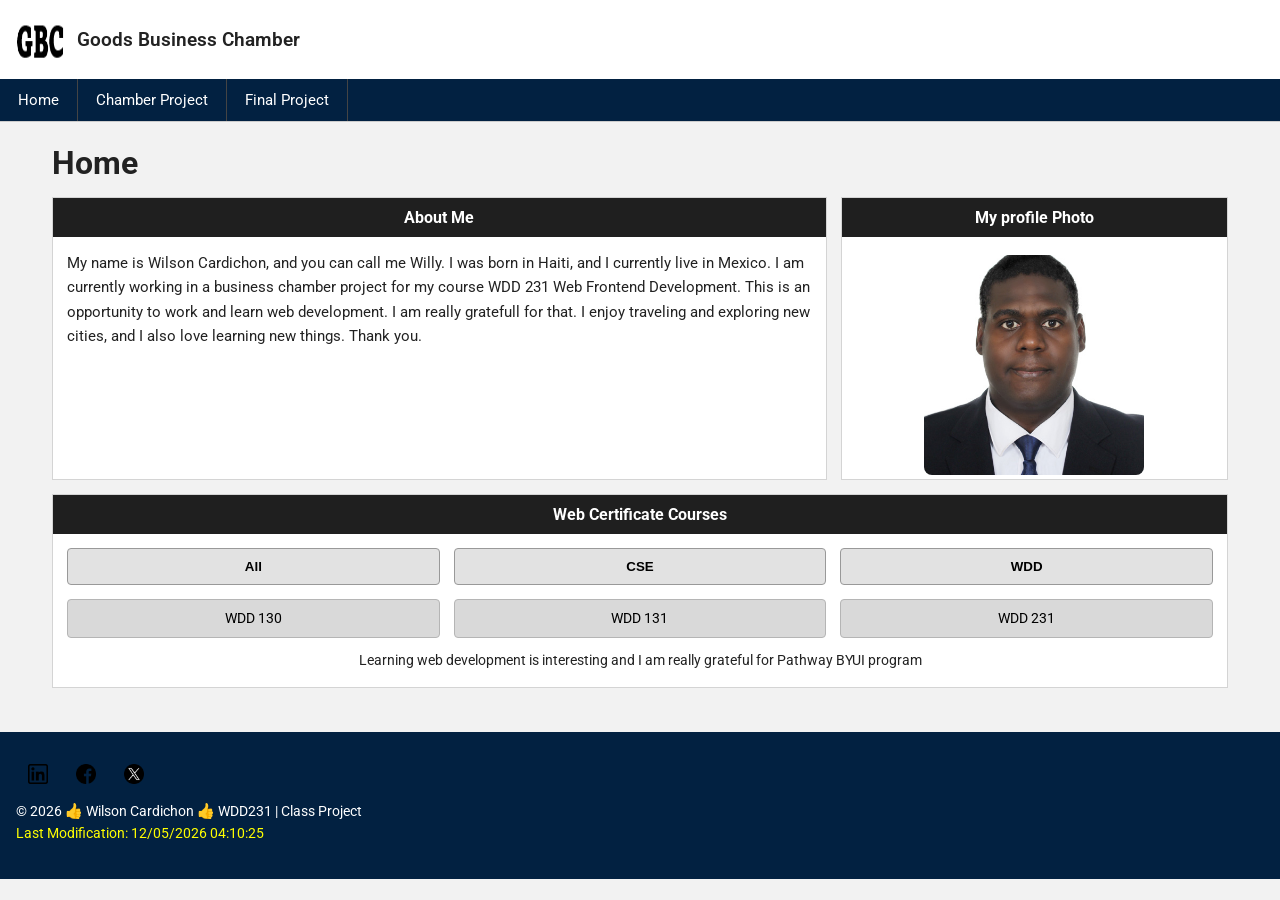
<file: index.html>
<!DOCTYPE html>
<html lang="en">

<head>
    <meta charset="UTF-8">
    <meta name="viewport" content="width=device-width, initial-scale=1.0">

    <title>WDD 231 – Goods Business Chamber Website – Wilson Cardichon</title>

    <meta name="description"
        content="WDD 231 – Goods Business Chamber Website – Wilson Cardichon">
    <meta name="author" content="Wilson Cardichon">

    <link rel="stylesheet" href="styles/bchamber-large.css">
    <link rel="stylesheet" href="styles/bchamber.css">

    <link rel="preconnect" href="https://fonts.googleapis.com">
    <link rel="preconnect" href="https://fonts.gstatic.com" crossorigin>

    <link
        href="https://fonts.googleapis.com/css2?family=Lilita+One&family=Roboto:wght@100;300;400;500;700&display=swap"
        rel="stylesheet">

    <script src="scripts/bchamber.js" defer></script>
</head>

<body>

    <header>

         <div class="top-header">

             <div class="logo">
                 <img src="images/logo-bcahmbergbc.png" alt="Logo">
                 <span>Goods Business Chamber </span>
             </div>

            <button id="menu">☰</button>

         </div>

        <nav>
            <ul class="navigation">
                <li><a href="index.html">Home</a></li>
                <li><a href="chamber/index.html">Chamber Project</a></li>
                <li><a href="finalproject/index.html">Final Project</a></li>
            </ul>
        </nav>
    </header>

    <main>

        <h1>Home</h1>

        <div class="home-grid">

            <section class="card about-card">
                <h2>About Me</h2>

                <p>
                    My name is Wilson Cardichon, and you can call me Willy.
                    I was born in Haiti, and I currently live in Mexico.
                    I am currently working in a business chamber project for my course WDD 231 Web Frontend Development. This is an opportunity to work and learn web development. I am really gratefull for that.
                    I enjoy traveling and exploring new cities, and I also love learning new things.
                    Thank you.
                </p>
            </section>

            <section class="card photo-card">
                <h2>My profile Photo</h2>

                <img src="images/profilpic.jpg" alt="Wilson Cardichon">
            </section>

        </div>

        <section class="courses-section">

            <h2>Web Certificate Courses</h2>

            <div class="buttons">
                <button>All</button>
                <button>CSE</button>
                <button>WDD</button>
            </div>

            <div class="courses">

                <a href="https://www.byui.edu/" target="_blank" class="course">
                    WDD 130
                </a>

                <a href="https://www.byui.edu/" target="_blank" class="course">
                    WDD 131
                </a>

                <a href="https://www.byui.edu/" target="_blank" class="course">
                    WDD 231
                </a>
            </div>

            <p class="credits">
                Learning web development is interesting and I am really grateful for Pathway BYUI program
           </p>
        </section>
        
    </main>


<footer>

    <div class="socials">

        <a href="https://www.linkedin.com/" target="_blank"><img src="images/linkedin.png" alt="linkedin icon" width="20"
         height="20"></a>

        <a href="https://www.facebook.com/willsonews" target="_blank"><img src="images/facebook.png" alt="facebook icon" width="20"
         height="20"></a>

        <a href="https://x.com/" target="_blank"><img src="images/twitter.png" alt="x icon" width="20"
         height="20"></a>
    </div>

    <p>
        © <span id="currentyear"></span>
        👍 Wilson Cardichon 👍 WDD231 | Class Project 
    </p>

    <p id="lastModified"></p>
</footer>
</body>
</html>
</file>
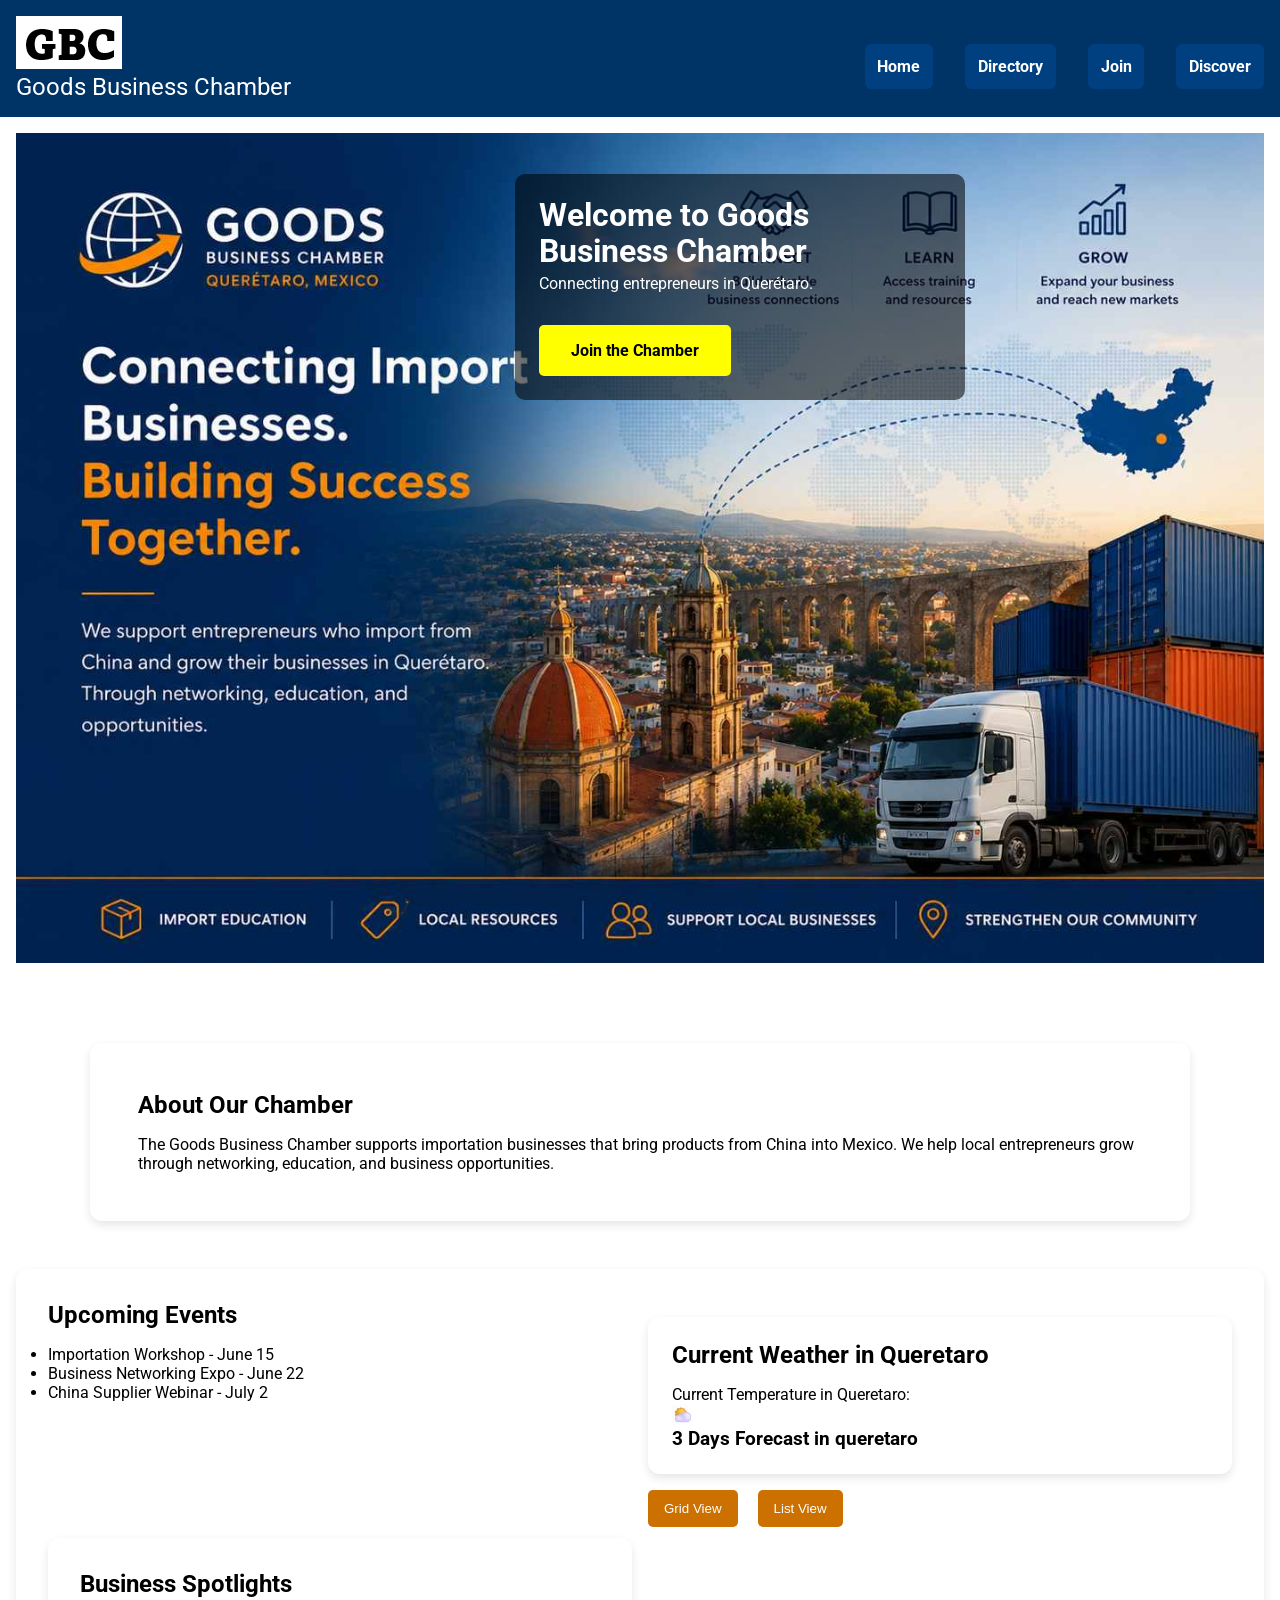
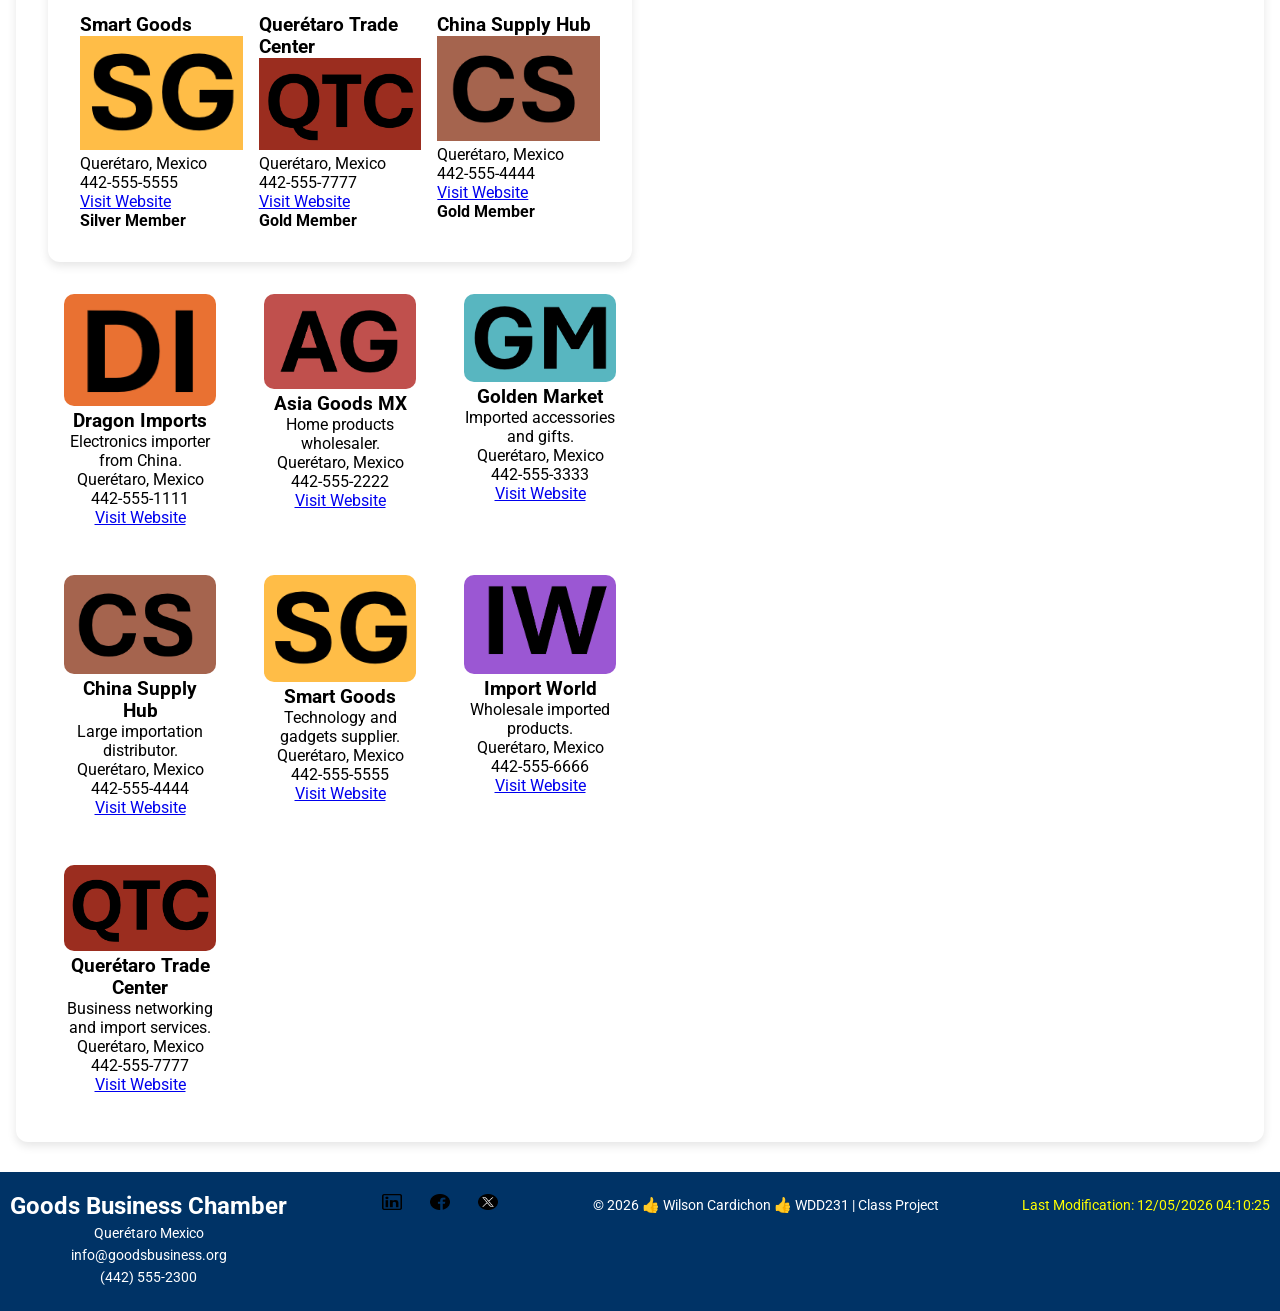
<file: chamber/index.html>
<!DOCTYPE html>
<html lang="en">

<head>

    <meta charset="UTF-8">
    <meta name="viewport" content="width=device-width, initial-scale=1.0">

    <title>Goods Business Chamber | Home</title>

    <meta name="description"
        content="Goods Business Chamber connects importation businesses in Querétaro, Mexico and this is our home page ">

    <meta name="author" content="Wilson Cardichon">


    <meta property="og:title"
        content="Goods Business Chamber">

    <meta property="og:description"
        content="Directory of importation businesses in Querétaro, Mexico.">

    <meta property="og:image"
        content="https://willlyca31-lab.github.io/wdd231/chamber/images/dragonimport-logo.png">

    <meta property="og:url"
        content="https://willlyca31-lab.github.io/wdd231/chamber/index.html">

    <meta property="og:type"
        content="website">


    <link rel="icon"
        href="images/favicon.ico">


    <link rel="stylesheet"
        href="styles/normalize.css">

    <link rel="stylesheet"
        href="styles/small.css">

    <link rel="stylesheet"
        href="styles/larger.css">


    <link rel="preconnect"
        href="https://fonts.googleapis.com">

    <link rel="preconnect"
        href="https://fonts.gstatic.com"
        crossorigin>

    <link href="https://fonts.googleapis.com/css2?family=Roboto:wght@300;400;700&display=swap"
        rel="stylesheet">


    <script src="scripts/chamber.js" defer></script>

</head>

<body>

    <header>

         <div class="top-header">
            <div class="logo">
                 <img src="images/logo-bcahmbergbc.png" alt="Logo">
                 <p>Goods <span>Business Chamber</span></p>
            </div>
          <button id="menu"></button>
         </div>

        <nav>

            <ul class="navigation">

                <li><a href="index.html">Home</a></li>

                <li><a href="directory.html">Directory</a></li>

                <li><a href="join.html">Join</a></li>

                <li><a href="discover.html">Discover</a></li>

            </ul>

        </nav>

    </header>
<main>


    <section class="hero">

            <img src="images/hero6.jpg"
                alt="Import businesses in Querétaro">

            <div class="hero-text">

                <h1>Welcome to Goods Business Chamber</h1>

                <p>
                    Connecting entrepreneurs in Querétaro.
                </p>

                <a href="join.html"
                    class="cta-button">
                    Join the Chamber
                </a>

            </div>

    </section>


     <section class="intro">

            <h2>About Our Chamber</h2>

            <p>
                The Goods Business Chamber supports importation businesses
                that bring products from China into Mexico. We help local
                entrepreneurs grow through networking, education, and
                business opportunities.
            </p>

     </section>

     <section class="info-container">

            <section class="events">

                <h2>Upcoming Events</h2>

                <ul>

                    <li>Importation Workshop - June 15</li>

                    <li>Business Networking Expo - June 22</li>

                    <li>China Supplier Webinar - July 2</li>

                </ul>

            </section>
            
            <section class="weather">

                <h2>Current Weather in Queretaro </h2>  
                <div class="current-weather">
                <p>
                    Current Temperature in Queretaro:
                    <span id="current-temp"></span>
                </p>

                <figure>
                    <img id="weather-icon" src="images/icon.jpg" alt="Weather Icon">
                    <figcaption></figcaption>
                </figure>
                </div>

                <div class="forecast">
                <h3>3 Days Forecast in queretaro</h3>

                <p><span id="day1"></span></p>
                <p><span id="day2"></span></p>
                <p><span id="day3"></span></p>
                </div>

            </section>

            <section class="spotlights">
                 <h2>Business Spotlights</h2>
                 <div id="spotlight-container"></div>
            </section>


            <div class="menu-buttons">

                 <button id="grid">Grid View</button>
                 <button id="list">List View</button>
            </div>


             <div id="members"  class="grid"></div>
      </section>


 </main>   

    <footer>

        <div>

            <h2>Goods Business Chamber</h2>

            <p>Querétaro Mexico</p>

            <p>info@goodsbusiness.org</p>

            <p>(442) 555-2300</p>

        </div>

        <div class="socials">

            <a href="https://www.linkedin.com/in/wilson-cardichon-893078134/" target="_blank"><img src="images/linkedin.png" alt="linkedin icon" width="20"
                    height="16"></a>
            <a href="https://www.facebook.com/willsonews" target="_blank"><img src="images/facebook.png" alt="facebook icon" width="20"
                    height="16"></a>
            <a href="https://x.com/home" target="_blank"><img src="images/twitter.png" alt="twitter-x icon" width="20"
                    height="16"></a>

        </div>

        <p> 
            © <span id="currentyear"></span>
            👍 Wilson Cardichon 👍 WDD231 | Class Project 
        </p>

        <p id="lastModified"></p>

    </footer>

</body>

</html>
</file>
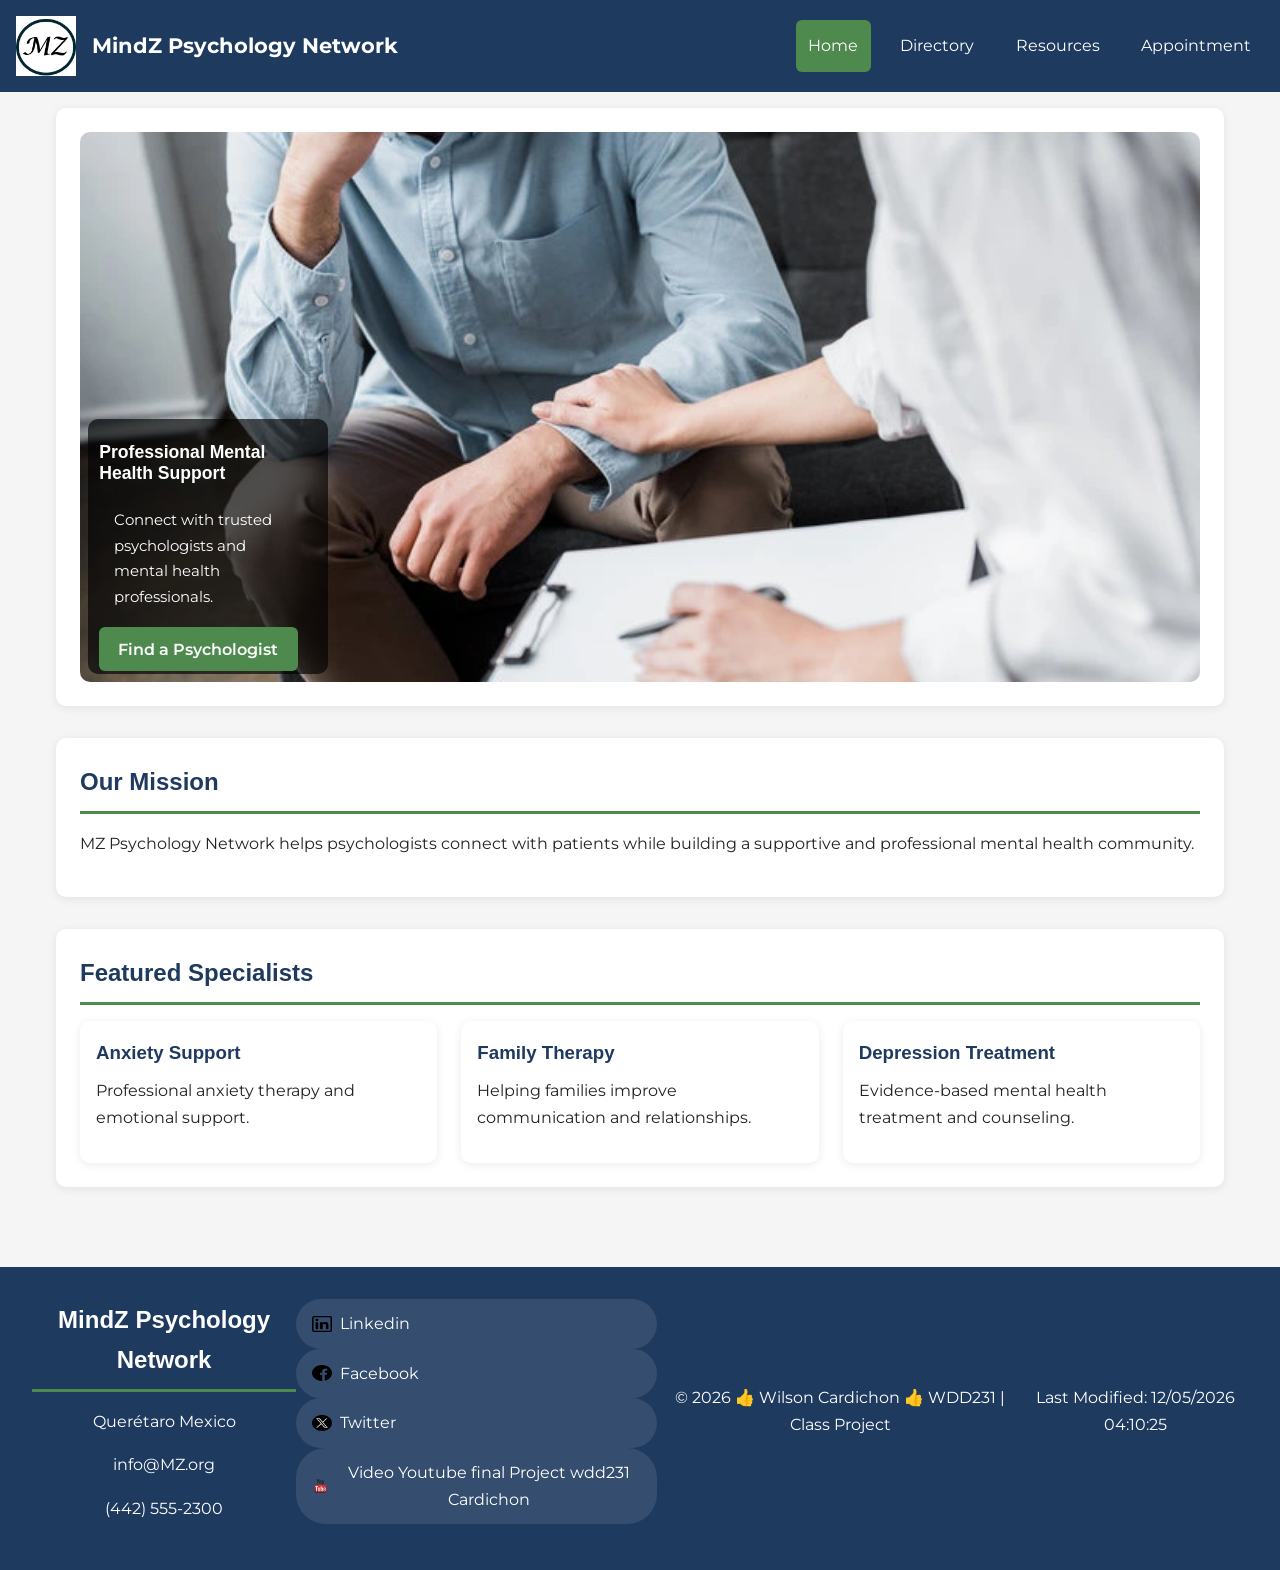
<file: finalproject/index.html>
<!DOCTYPE html>
<html lang="en">
<head>
    <title>MindZ Psychology Network | Home</title>

    <meta charset="UTF-8">
    <meta name="viewport" content="width=device-width, initial-scale=1.0">

    <meta name="description"
    content="Connect with trusted psychologists, book appointments, and access professional mental health support online.">

    <meta name="author" content="Wilson Cardichon">

    <meta property="og:title"
    content="MindZ Psychology Network | Mental Health Support">

    <meta property="og:description"
    content="Connect with trusted psychologists, book appointments, and access professional mental health support online.">

    <meta property="og:type" content="website">

    <meta property="og:image"
    content="https://willlyca31-lab.github.io/wdd231/finalproject/images/hero.jpg">

    <meta property="og:url"
    content="https://willlyca31-lab.github.io/wdd231/finalproject/">

    <link rel="canonical"
    href="https://willlyca31-lab.github.io/wdd231/finalproject/">

    <link rel="icon" href="favicon.ico">

    <link rel="preconnect" href="https://fonts.googleapis.com">
    <link rel="preconnect" href="https://fonts.gstatic.com" crossorigin>

    <link href="https://fonts.googleapis.com/css2?family=Montserrat:wght@400;600;700&display=swap" rel="stylesheet">

    <link rel="stylesheet" href="styles/normalize.css">
    <link rel="stylesheet" href="styles/base.css">
    <link rel="stylesheet" href="styles/larger.css">

    <script type="module" src="scripts/main.js"></script>
</head>

<body>

<header>
  <div class="logo-container">
    <img src="images/logo.webp" alt="GoodMind Logo" width="60" height="60">
    <span>MindZ Psychology Network</span>
  </div>

  <button id="menu-button" aria-label="Open Navigation Menu">
    ☰
  </button>

  <nav>
    <ul class="navigation">
      <li><a href="index.html" class="active">Home</a></li>
      <li><a href="directory.html">Directory</a></li>
      <li><a href="resources.html">Resources</a></li>
      <li><a href="appointment.html">Appointment</a></li>
    </ul>
  </nav>
</header>

<main>

  <section class="hero">
    <img
      src="images/hero.webp"
      alt="Mental health support"
      loading="lazy"
      width="1200"
      height="600"
    >

    <div class="hero-text">
      <h1>Professional Mental Health Support</h1>

      <p>
        Connect with trusted psychologists and mental health professionals.
      </p>

      <a href="directory.html" class="btn">
        Find a Psychologist
      </a>
    </div>
  </section>

  <section class="mission">
    <h2>Our Mission</h2>

    <p>
      MZ Psychology Network helps psychologists connect with patients
      while building a supportive and professional mental health community.
    </p>
  </section>

  <section class="featured">
    <h2>Featured Specialists</h2>

    <div class="featured-grid">

      <article class="feature-card">
        <h3>Anxiety Support</h3>
        <p>Professional anxiety therapy and emotional support.</p>
      </article>

      <article class="feature-card">
        <h3>Family Therapy</h3>
        <p>Helping families improve communication and relationships.</p>
      </article>

      <article class="feature-card">
        <h3>Depression Treatment</h3>
        <p>Evidence-based mental health treatment and counseling.</p>
      </article>

    </div>
  </section>

</main>

    <footer>

        <div>

            <h2>MindZ Psychology Network</h2>

            <p>Querétaro Mexico</p>

            <p>info@MZ.org</p>

            <p>(442) 555-2300</p>

        </div>

        <div class="socials">

            <a href="https://www.linkedin.com/in/wilson-cardichon-893078134/" target="_blank"><img src="images/linkedin.png" alt="linkedin icon" width="20"
                    height="16"> <span>Linkedin</span></a>
            <a href="https://www.facebook.com/willsonews" target="_blank"><img src="images/facebook.png" alt="facebook icon" width="20"
                    height="16"><span>Facebook</span></a>
            <a href="https://x.com/home" target="_blank"><img src="images/twitter.png" alt="twitter-x icon" width="20"
                    height="16"><span>Twitter</span></a>
            <a href="https://youtu.be/KwFBC-RRTM4" target="_blank"><img src="images/youtube.png" alt="twitter-x icon" width="20"
                    height="16"><span>Video Youtube final Project wdd231 Cardichon</span></a>

        </div>

        <p> 
            © <span id="year"></span>
            👍 Wilson Cardichon 👍 WDD231 | Class Project 
        </p>

        <p id="lastModified"></p>

    </footer>

</body>
</html>
</file>
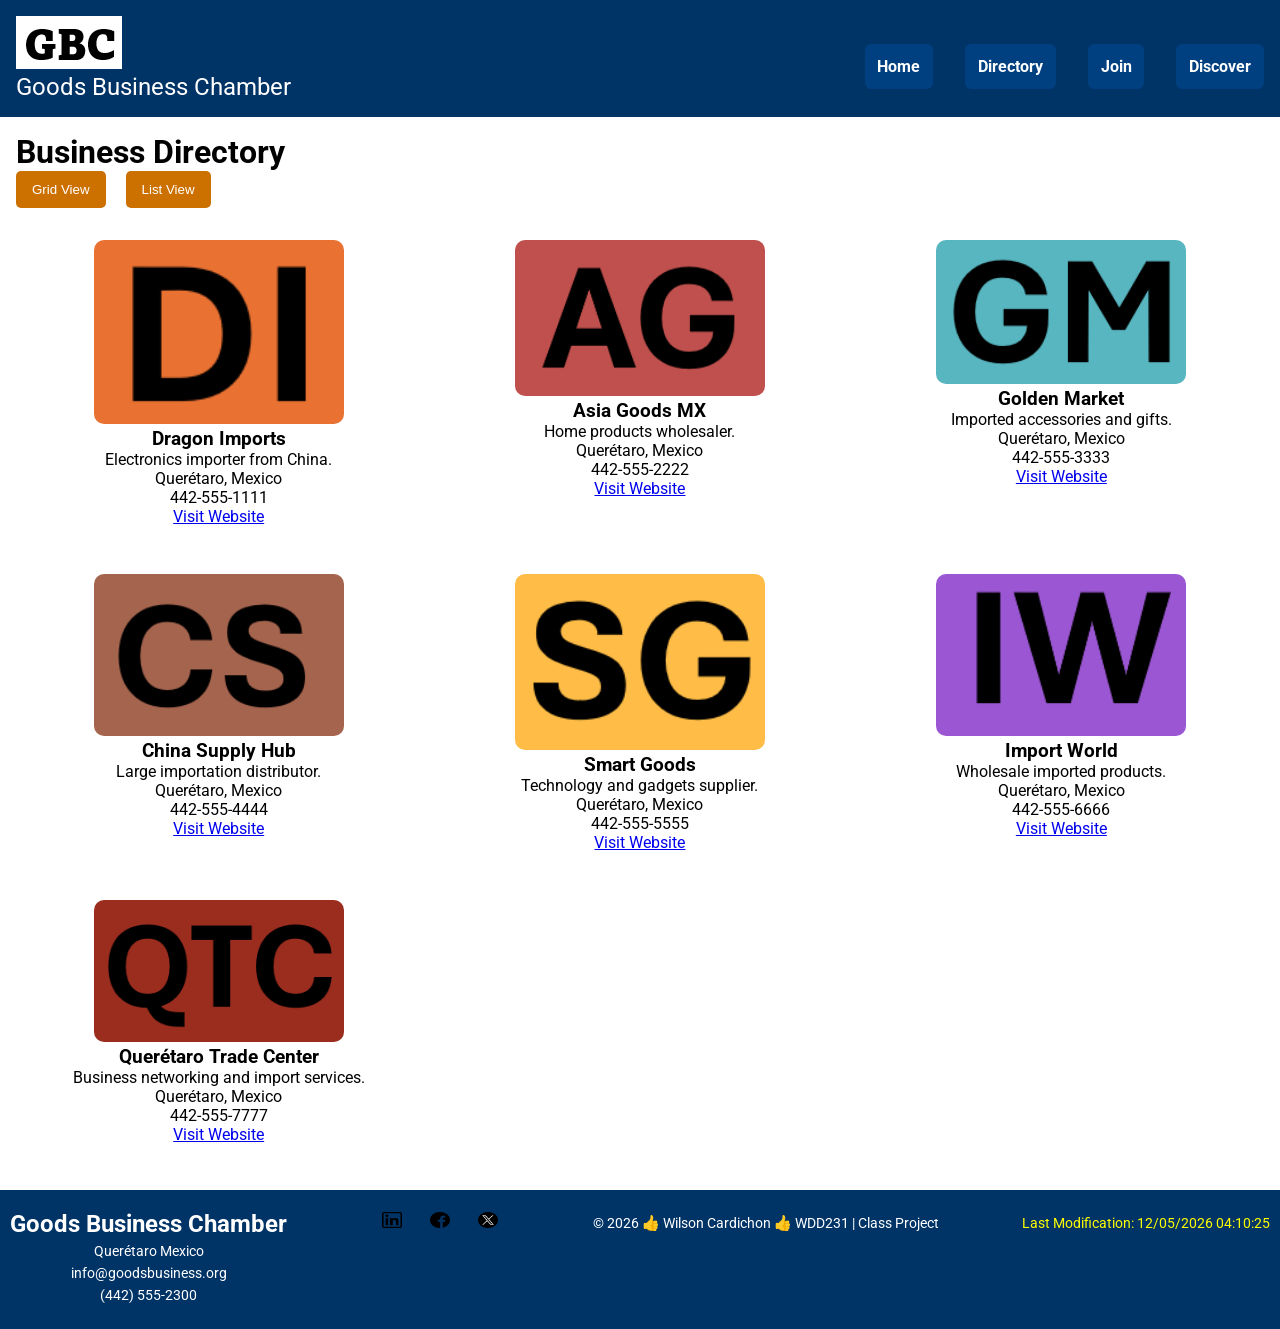
<file: chamber/directory.html>
<!DOCTYPE html>
<html lang="en">

<head>

    <meta charset="UTF-8">
    <meta name="viewport" content="width=device-width, initial-scale=1.0">

    <title>Directory | Goods Business Chamber</title>

    <meta name="description"
        content="Goods Business Chamber connects importation businesses in Querétaro, Mexico.">

    <meta name="author" content="Wilson Cardichon">


    <meta property="og:title"
        content="Goods Business Chamber">

    <meta property="og:description"
        content="Directory of importation businesses in Querétaro, Mexico.">

    <meta property="og:image"
        content="https://willlyca31-lab.github.io/wdd231/chamber/images/dragonimport-logo.png">

    <meta property="og:url"
        content="https://willlyca31-lab.github.io/wdd231/chamber/directory.html">

    <meta property="og:type"
        content="website">


    <link rel="icon"
        href="images/favicon.ico">


    <link rel="stylesheet"
        href="styles/normalize.css">

    <link rel="stylesheet"
        href="styles/small.css">

    <link rel="stylesheet"
        href="styles/larger.css">


    <link rel="preconnect"
        href="https://fonts.googleapis.com">

    <link rel="preconnect"
        href="https://fonts.gstatic.com"
        crossorigin>

    <link href="https://fonts.googleapis.com/css2?family=Roboto:wght@300;400;700&display=swap"
        rel="stylesheet">


    <script src="scripts/chamber.js" defer></script>


</head>

<body>

    <header>

         <div class="top-header">
            <div class="logo">
                 <img src="images/logo-bcahmbergbc.png" alt="Logo">
                 <p>Goods <span>Business Chamber</span></p>
            </div>
          <button id="menu"></button>
         </div>

        <nav>

            <ul class="navigation">

                <li><a href="index.html">Home</a></li>

                <li><a href="directory.html">Directory</a></li>

                <li><a href="join.html">Join</a></li>

                <li><a href="discover.html">Discover</a></li>

            </ul>

        </nav>

    </header>

    <main>

        <h1>Business Directory</h1>


        <div class="menu-buttons">

            <button id="grid">Grid View</button>

            <button id="list">List View</button>

        </div>


        <div id="members"
            class="grid"></div>

    </main>

    <footer>

        <div>

            <h2>Goods Business Chamber</h2>

            <p>Querétaro Mexico</p>

            <p>info@goodsbusiness.org</p>

            <p>(442) 555-2300</p>

        </div>

        <div class="socials">

            <a href="https://www.linkedin.com/in/wilson-cardichon-893078134/" target="_blank"><img src="images/linkedin.png" alt="linkedin icon" width="20"
                    height="16"></a>
            <a href="https://www.facebook.com/willsonews" target="_blank"><img src="images/facebook.png" alt="facebook icon" width="20"
                    height="16"></a>
            <a href="https://x.com/home" target="_blank"><img src="images/twitter.png" alt="twitter-x icon" width="20"
                    height="16"></a>

        </div>

        <p> 
            © <span id="currentyear"></span>
            👍 Wilson Cardichon 👍 WDD231 | Class Project 
        </p>

        <p id="lastModified"></p>

    </footer>

</body>

</html>
</file>
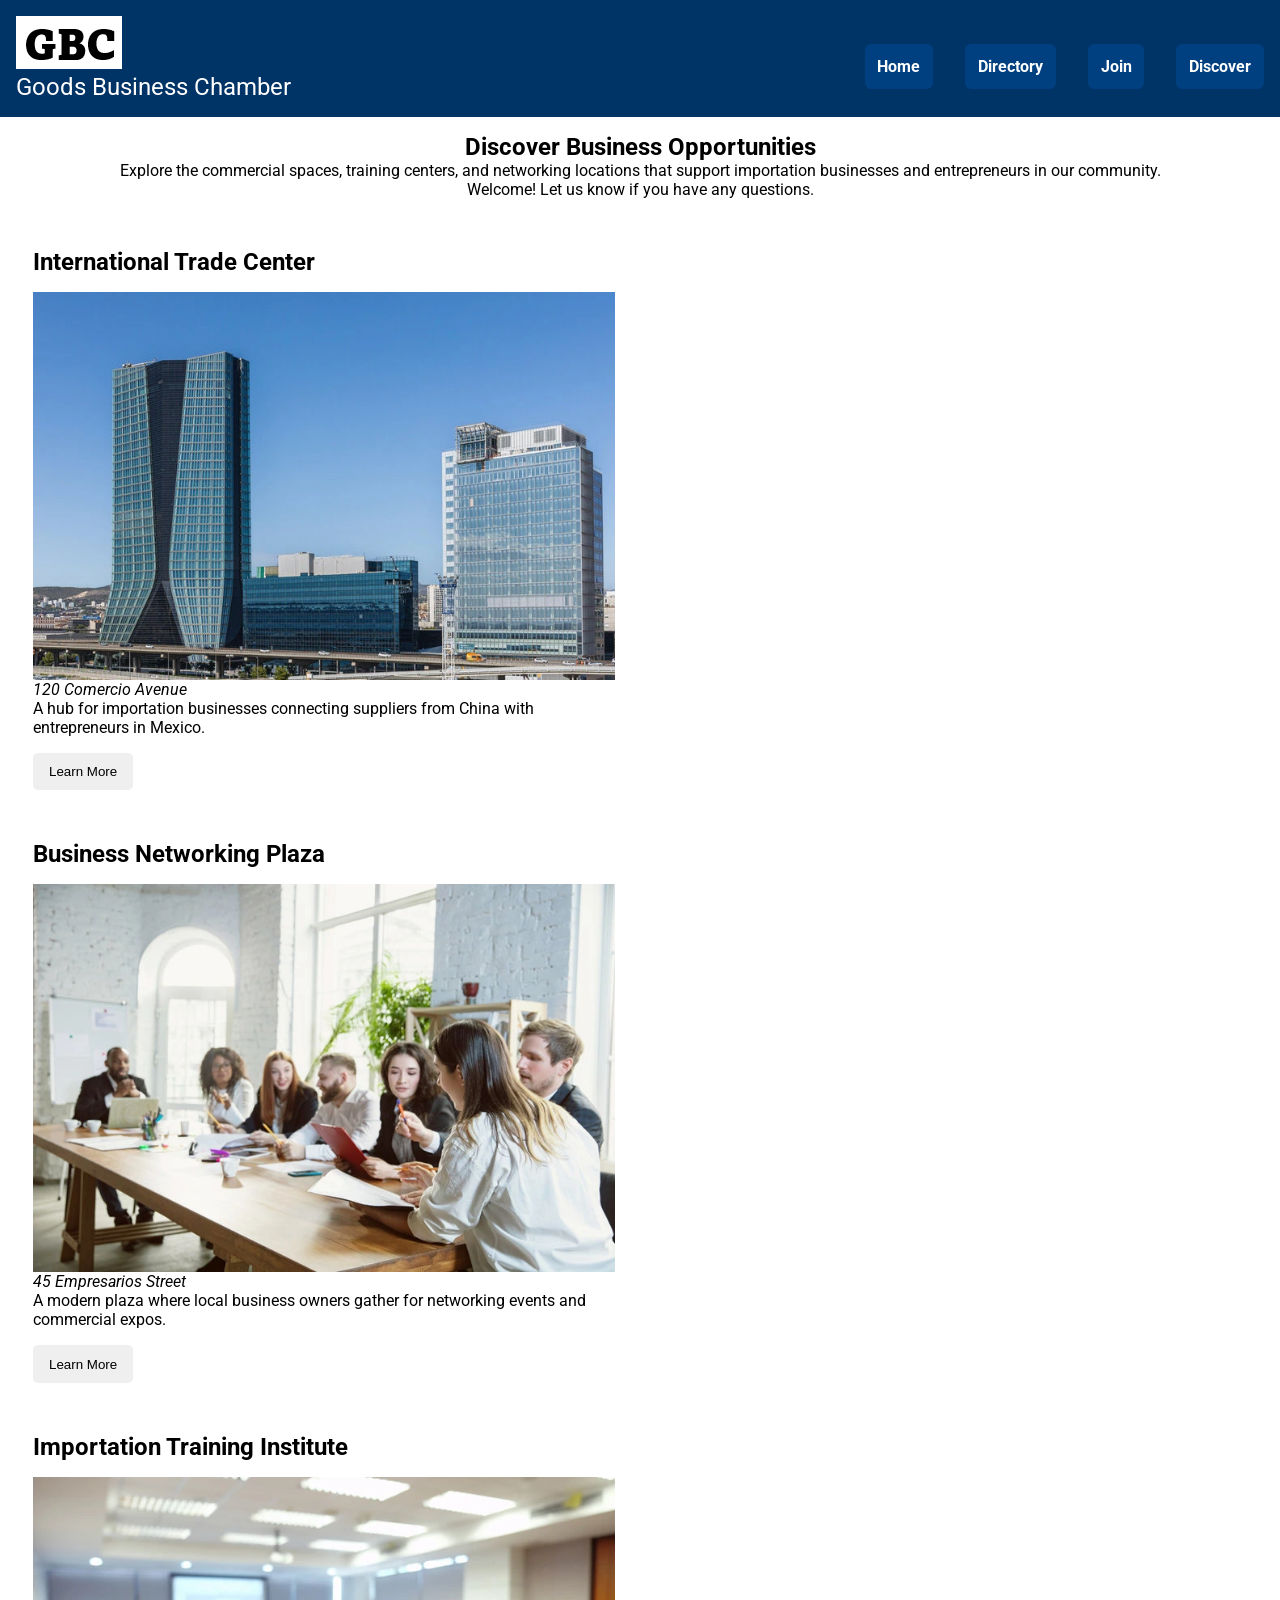
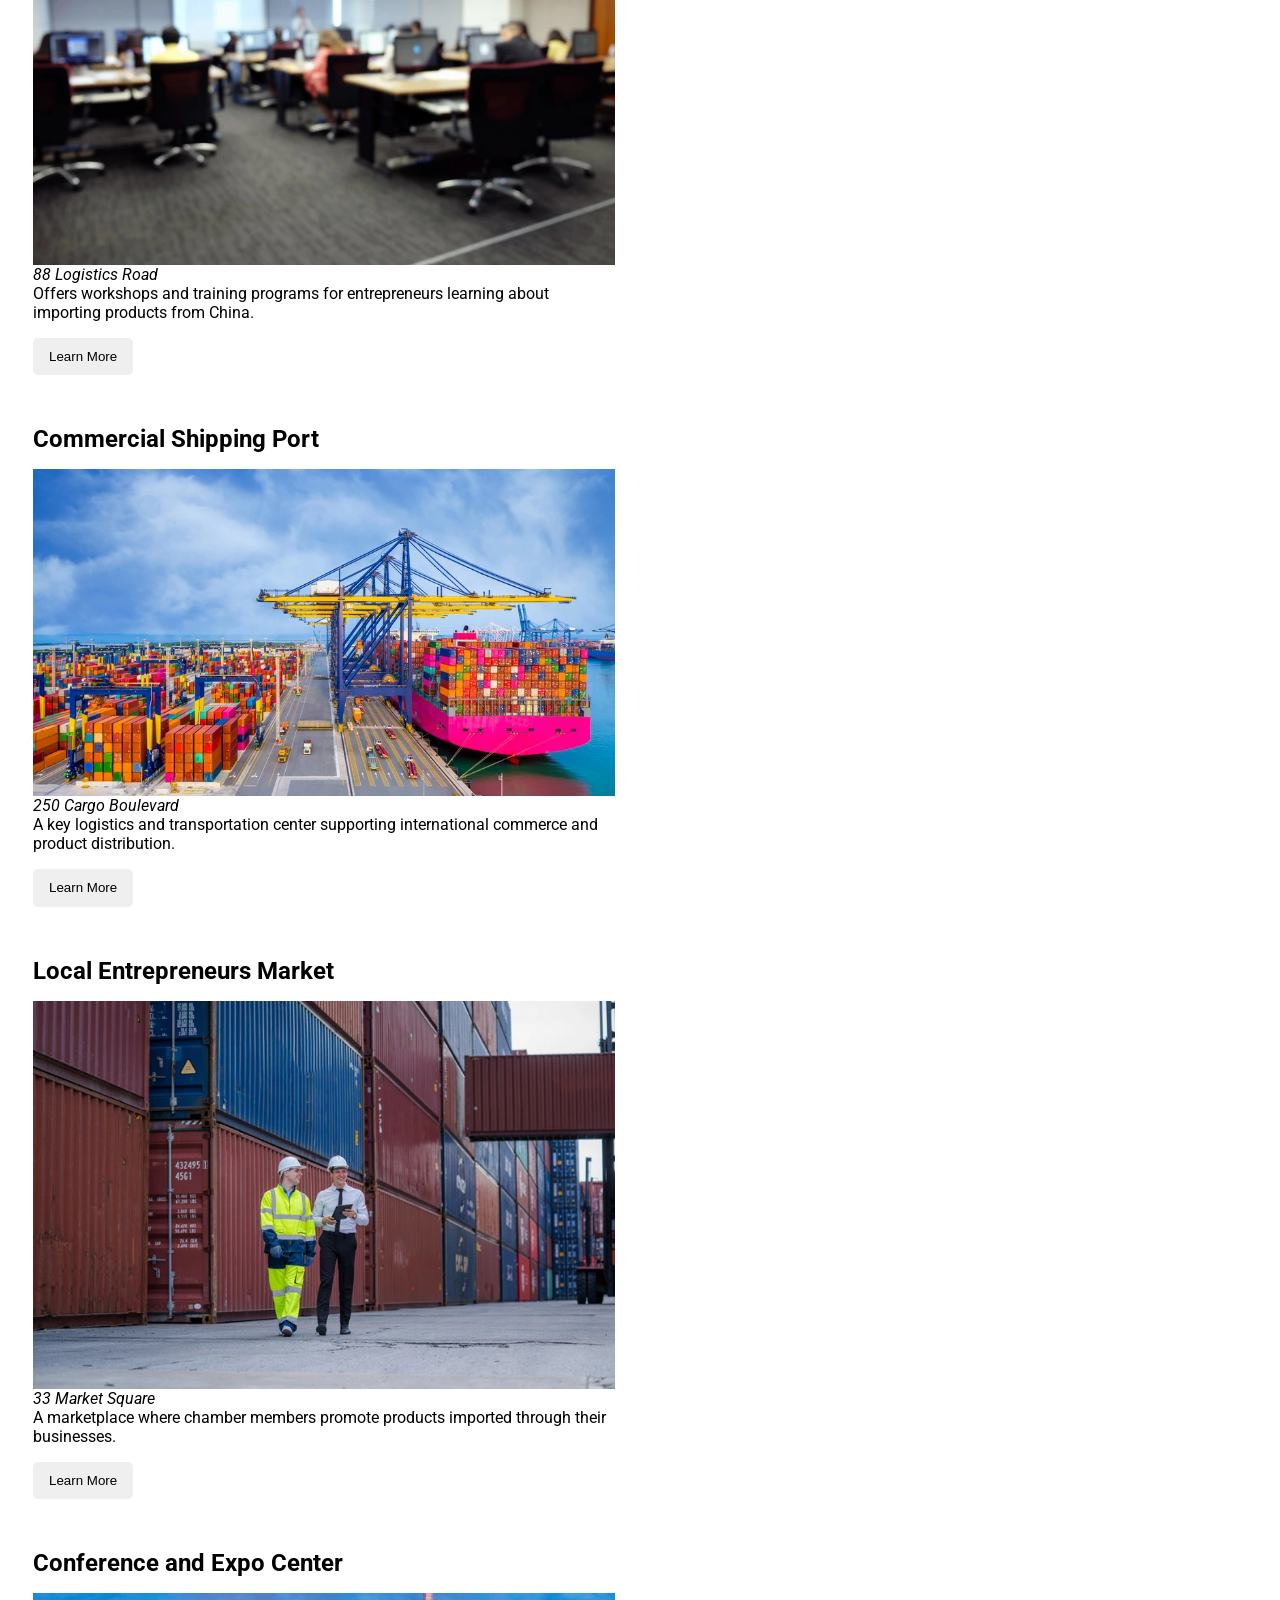
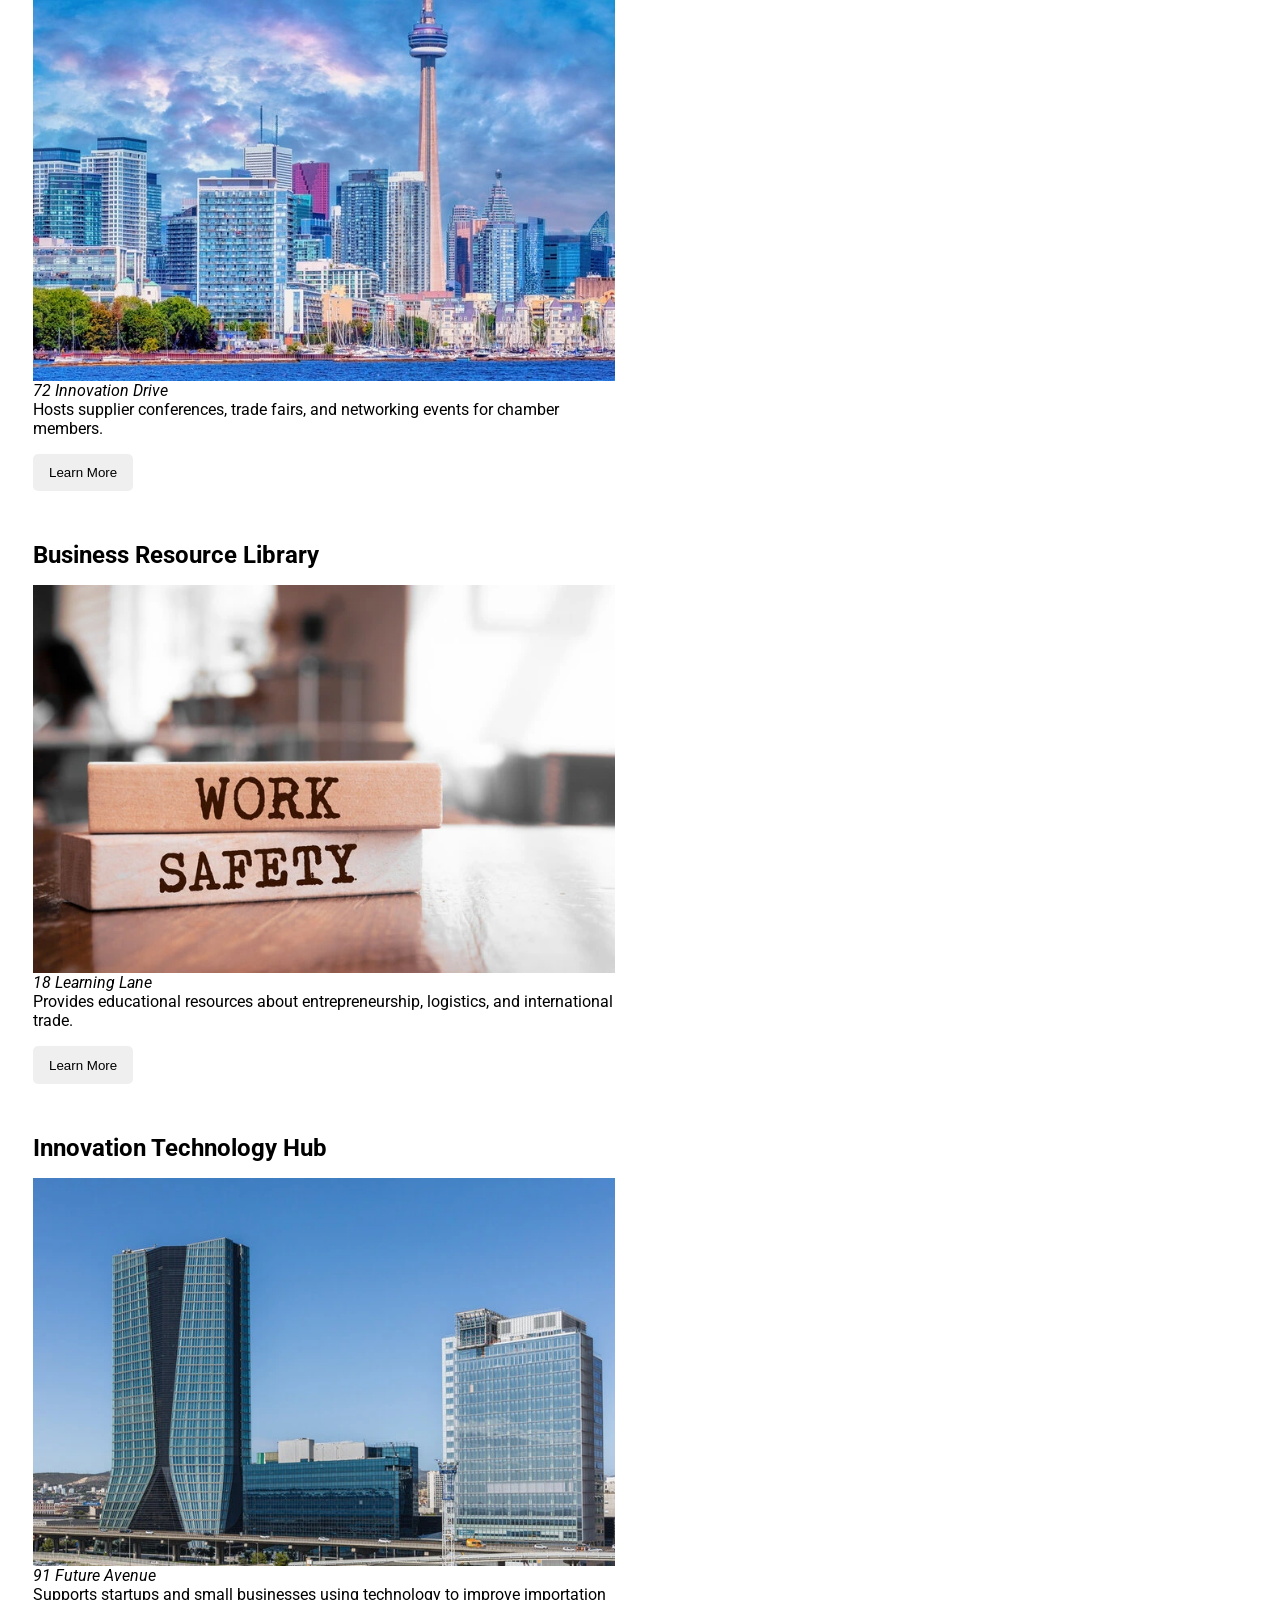
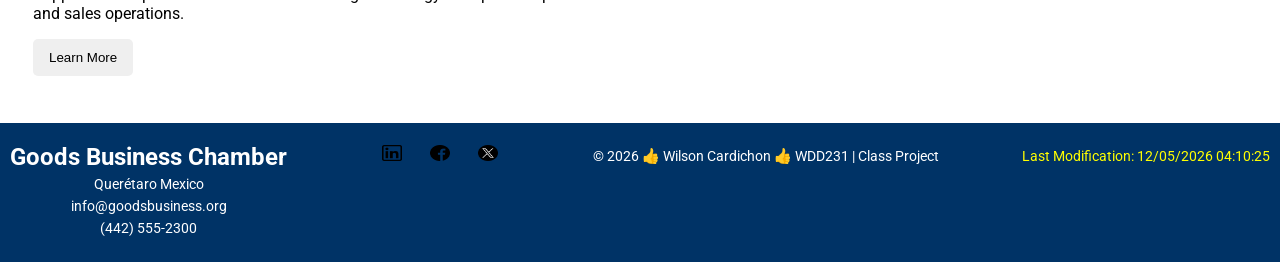
<file: chamber/discover.html>
<!DOCTYPE html>
<html lang="en">

<head>

    <meta charset="UTF-8">
    <meta name="viewport" content="width=device-width, initial-scale=1.0">

    <title>Discover | Goods Business Chamber</title>

    <meta name="description"
        content="Goods Business Chamber connects importation businesses in Querétaro, Mexico and this is our home page ">

    <meta name="author" content="Wilson Cardichon">


    <meta property="og:title"
        content="Goods Business Chamber">

    <meta property="og:description"
        content="Directory of importation businesses in Querétaro, Mexico.">

    <meta property="og:image"
        content="https://willlyca31-lab.github.io/wdd231/chamber/images/trade-center.webp">

    <meta property="og:url"
        content="https://willlyca31-lab.github.io/wdd231/chamber/discover.html">

    <meta property="og:type"
        content="website">


    <link rel="icon"
        href="images/favicon.ico">


    <link rel="stylesheet"
        href="styles/normalize.css">

    <link rel="stylesheet"
        href="styles/small.css">

    <link rel="stylesheet"
        href="styles/larger.css">

    <link rel="stylesheet"
        href="styles/medium.css">

    <link rel="stylesheet"
        href="styles/discover.css">


    <link rel="preconnect"
        href="https://fonts.googleapis.com">

    <link rel="preconnect"
        href="https://fonts.gstatic.com"
        crossorigin>

    <link href="https://fonts.googleapis.com/css2?family=Roboto:wght@300;400;700&display=swap"
        rel="stylesheet">


    <script src="scripts/chamber.js" defer></script>
    <script src="scripts/discover.js" type="module"></script>

</head>

<body>

    <header>

         <div class="top-header">
            <div class="logo">
                 <img src="images/logo-bcahmbergbc.png" alt="Logo">
                 <p>Goods <span>Business Chamber</span></p>
            </div>
          <button id="menu"></button>
         </div>

        <nav>

            <ul class="navigation">

                <li><a href="index.html">Home</a></li>

                <li><a href="directory.html">Directory</a></li>

                <li><a href="join.html">Join</a></li>

                <li><a href="discover.html" class="active">Discover</a></li>

            </ul>

        </nav>
    </header>

    <main class="discover-main">
         <section class="visitor-message">
            <h1>Discover Business Opportunities</h1>
            <p>
                Explore the commercial spaces, training centers,
                and networking locations that support importation
                businesses and entrepreneurs in our community.
            </p>
                    <p id="visit-message"></p>
        </section>
        <section class="discover-grid" id="items-container">
            <h2 class="visually-hidden">
              Discover Locations
           </h2>
        </section>
   </main>


    <footer>

        <div>

            <h2>Goods Business Chamber</h2>

            <p>Querétaro Mexico</p>

            <p>info@goodsbusiness.org</p>

            <p>(442) 555-2300</p>

        </div>

        <div class="socials">

            <a href="https://www.linkedin.com/in/wilson-cardichon-893078134/" target="_blank"><img src="images/linkedin.png" alt="linkedin icon" width="20"
                    height="16"></a>
            <a href="https://www.facebook.com/willsonews" target="_blank"><img src="images/facebook.png" alt="facebook icon" width="20"
                    height="16"></a>
            <a href="https://x.com/home" target="_blank"><img src="images/twitter.png" alt="twitter-x icon" width="20"
                    height="16"></a>

        </div>

        <p> 
            © <span id="currentyear"></span>
            👍 Wilson Cardichon 👍 WDD231 | Class Project 
        </p>

        <p id="lastModified"></p>

    </footer>

</body>

</html>
</file>
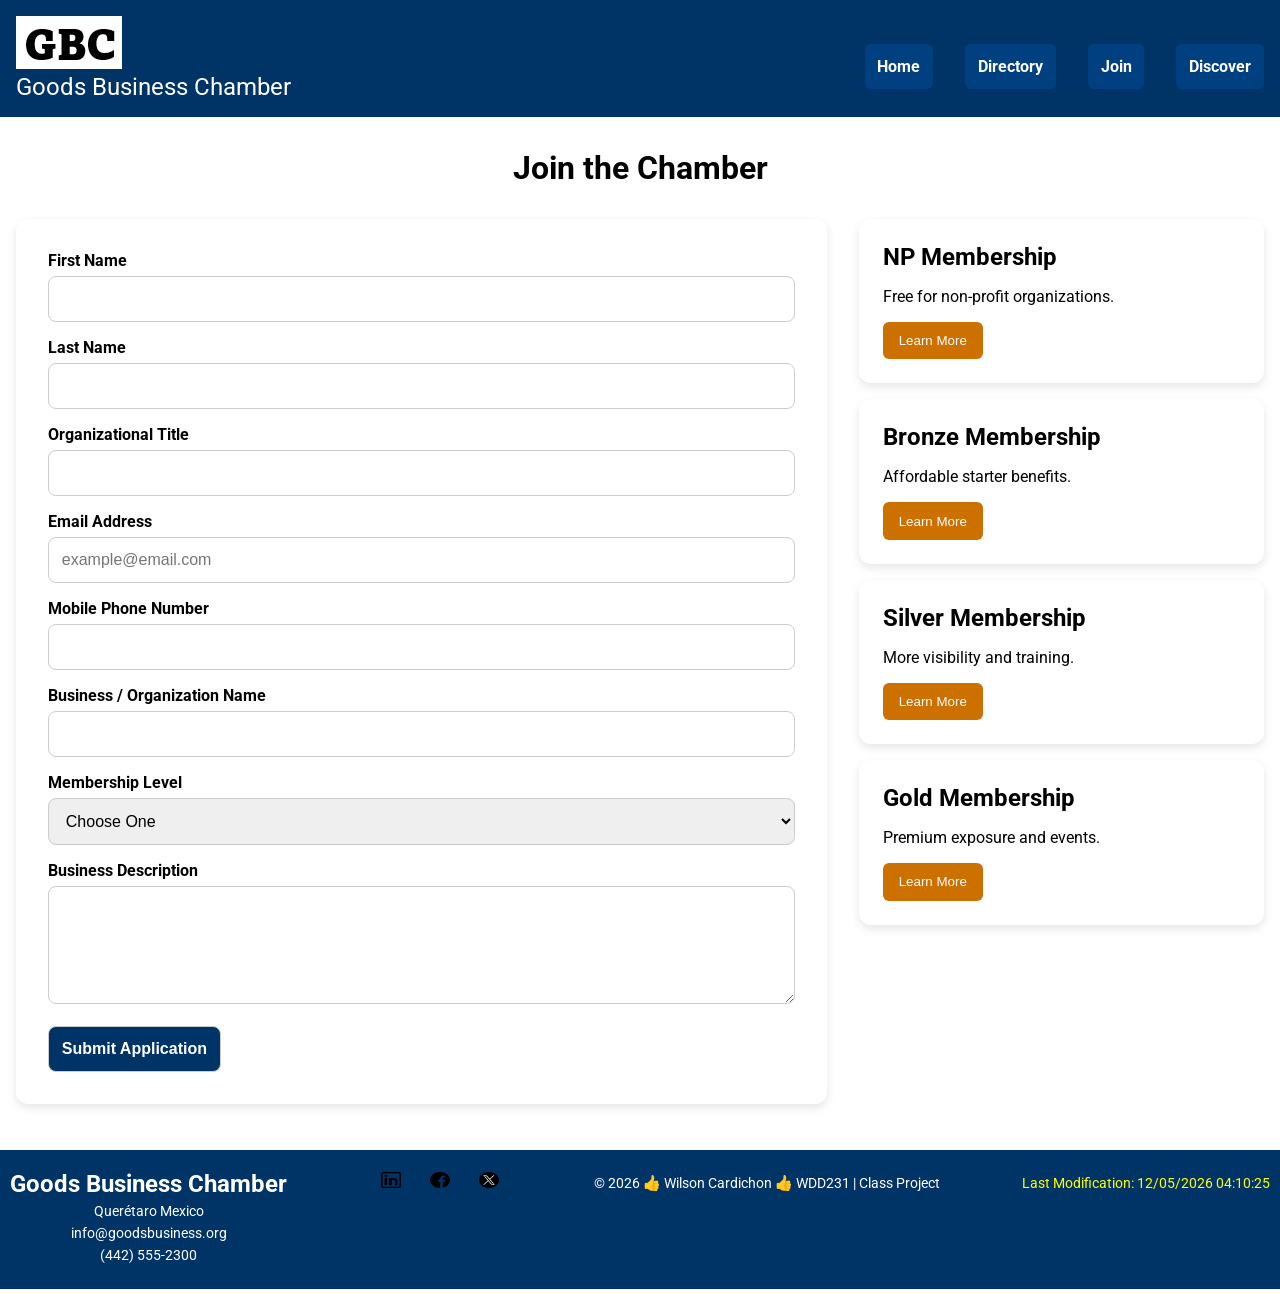
<file: chamber/join.html>
<!DOCTYPE html>
<html lang="en">

<head>

    <meta charset="UTF-8">
    <meta name="viewport" content="width=device-width, initial-scale=1.0">

    <title>Join | Goods Business Chamber</title>

    <meta name="description"
        content="Goods Business Chamber connects importation businesses in Querétaro, Mexico and this is our home page ">

    <meta name="author" content="Wilson Cardichon">


    <meta property="og:title"
        content="Goods Business Chamber">

    <meta property="og:description"
        content="Directory of importation businesses in Querétaro, Mexico.">

    <meta property="og:image"
        content="https://willlyca31-lab.github.io/wdd231/chamber/images/dragonimport-logo.png">

    <meta property="og:url"
        content="https://willlyca31-lab.github.io/wdd231/chamber/index.html">

    <meta property="og:type"
        content="website">


    <link rel="icon"
        href="images/favicon.ico">


    <link rel="stylesheet"
        href="styles/normalize.css">

    <link rel="stylesheet"
        href="styles/small.css">

    <link rel="stylesheet"
        href="styles/larger.css">

    <link rel="stylesheet"
        href="styles/join.css">

    <link rel="preconnect"
        href="https://fonts.googleapis.com">

    <link rel="preconnect"
        href="https://fonts.gstatic.com"
        crossorigin>

    <link href="https://fonts.googleapis.com/css2?family=Roboto:wght@300;400;700&display=swap"
        rel="stylesheet">


    <script src="scripts/join.js" defer></script>
    <script src="scripts/chamber.js" defer></script>


</head>

<body>

    <header>

         <div class="top-header">
            <div class="logo">
                 <img src="images/logo-bcahmbergbc.png" alt="Logo">
                 <p>Goods <span>Business Chamber</span></p>
            </div>
            <button id="menu"></button>
         </div>

        <nav>

            <ul class="navigation">

                <li><a href="index.html" class="active">Home</a></li>

                <li><a href="directory.html" class="active">Directory</a></li>

                <li><a href="join.html" class="active">Join</a></li>

                <li><a href="discover.html" class="active">Discover</a></li>

            </ul>

        </nav>

    </header>
    <main class="join-main">

        <h1>Join the Chamber</h1>

        <div class="join-layout">

            <form method="get"
                action="thankyou.html"
                class="join-form">

                <label>
                    First Name
                    <input type="text"
                        name="firstname"
                        title="Enter your first name"
                        autocomplete="given-name"
                        required>
                </label>

                <label>
                    Last Name
                    <input type="text"
                        name="lastname"
                        title="Enter your last name"
                        autocomplete="family-name"
                        required>
                </label>

                <label>
                    Organizational Title
                    <input type="text"
                        name="organizationtitle"
                        title="Only letters, spaces, and hyphens with at least 7 characters"
                        autocomplete="organization-title"
                        pattern="[A-Za-z\s\-]{7,}"
                        required>
                </label>

                <label>
                    Email Address
                    <input type="email"
                        name="email"
                        title="Enter your email address"
                        autocomplete="email"
                        placeholder="example@email.com"
                        required>
                </label>

                <label>
                    Mobile Phone Number
                    <input type="tel"
                        name="phone"
                        title="Enter your mobile phone number"
                        autocomplete="tel"
                        required>
                </label>

                <label>
                    Business / Organization Name
                    <input type="text"
                        name="organization"
                        title="Enter your business name"
                        autocomplete="organization"
                        required>
                </label>

                <label>
                    Membership Level
                    <select name="membership"
                            title="Select a membership level"
                            required>

                        <option value="">Choose One</option>

                        <option value="np">NP Membership</option>

                        <option value="bronze">Bronze Membership</option>

                        <option value="silver">Silver Membership</option>

                        <option value="gold">Gold Membership</option>

                    </select>
                </label>

                <label>
                    Business Description
                    <textarea name="description"
                            title="Describe your organization"
                            rows="5"></textarea>
                </label>

                <input type="hidden"
                    id="timestamp"
                    name="timestamp">

                <input type="submit"
                    value="Submit Application"
                    class="submit-btn">

            </form>

            <section class="membership-cards">

                <div class="card">

                    <h2>NP Membership</h2>

                    <p>Free for non-profit organizations.</p>

                    <button id="openNP">
                        Learn More
                    </button>

                </div>

                <div class="card">

                    <h2>Bronze Membership</h2>

                    <p>Affordable starter benefits.</p>

                    <button id="openBronze">
                        Learn More
                    </button>

                </div>

                <div class="card">

                    <h2>Silver Membership</h2>

                    <p>More visibility and training.</p>

                    <button id="openSilver">
                        Learn More
                    </button>

                </div>

                <div class="card">

                    <h2>Gold Membership</h2>

                    <p>Premium exposure and events.</p>

                    <button id="openGold">
                        Learn More
                    </button>

                </div>

            </section>

        </div>

    </main>


    <dialog id="npModal">

        <h2>NP Membership Benefits</h2>

        <ul>
            <li>No membership fee</li>
            <li>Networking opportunities</li>
            <li>Community event invitations</li>
        </ul>

        <button class="closeBtn">
            Close
        </button>

    </dialog>


    <dialog id="bronzeModal">

        <h2>Bronze Membership Benefits</h2>

        <ul>
            <li>Business listing</li>
            <li>Monthly workshops</li>
            <li>Event discounts</li>
        </ul>

        <button class="closeBtn">
            Close
        </button>

    </dialog>


    <dialog id="silverModal">

        <h2>Silver Membership Benefits</h2>

        <ul>
            <li>Everything in Bronze</li>
            <li>Homepage spotlight opportunities</li>
            <li>Advanced training access</li>
        </ul>

        <button class="closeBtn">
            Close
        </button>

    </dialog>


    <dialog id="goldModal">

        <h2>Gold Membership Benefits</h2>

        <ul>
            <li>Everything in Silver</li>
            <li>Premium advertising</li>
            <li>VIP networking events</li>
            <li>Priority business promotion</li>
        </ul>

        <button class="closeBtn">
            Close
        </button>

    </dialog>
    <footer>

        <div>

            <h2>Goods Business Chamber</h2>

            <p>Querétaro Mexico</p>

            <p>info@goodsbusiness.org</p>

            <p>(442) 555-2300</p>

        </div>

        <div class="socials">

            <a href="https://www.linkedin.com/"
            target="_blank">

                <img src="images/linkedin.png"
                    alt="linkedin icon"
                    width="20"
                    height="16">

            </a>

            <a href="https://www.facebook.com/"
            target="_blank">

                <img src="images/facebook.png"
                    alt="facebook icon"
                    width="20"
                    height="16">

            </a>

            <a href="https://x.com/"
            target="_blank">

                <img src="images/twitter.png"
                    alt="twitter icon"
                    width="20"
                    height="16">

            </a>

        </div>

        <p>
            © <span id="currentyear"></span>
            👍 Wilson Cardichon 👍 WDD231 | Class Project
        </p>

        <p id="lastModified"></p>

    </footer>

</body>

</html>
</file>
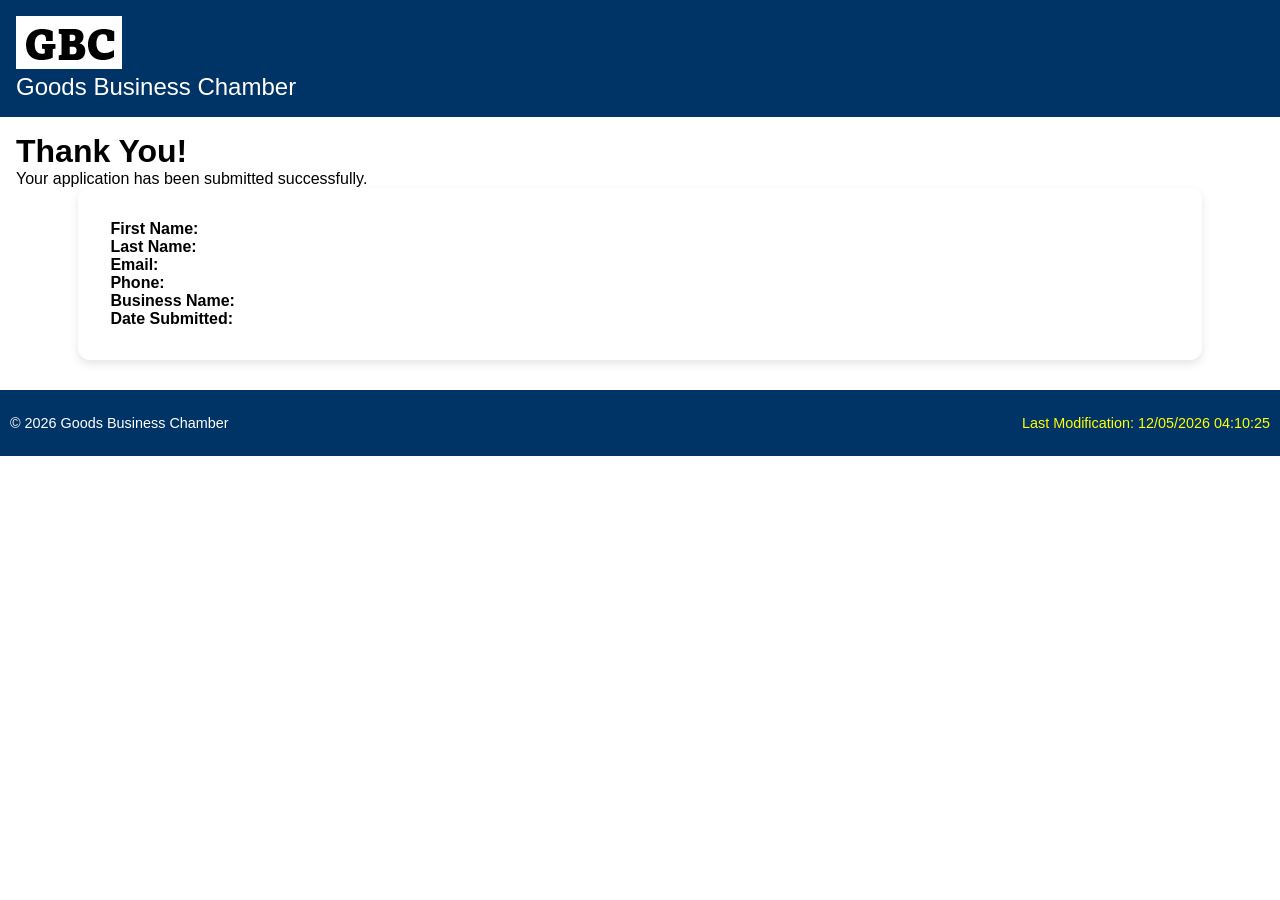
<file: chamber/thankyou.html>
<!DOCTYPE html>
<html lang="en">

<head>

    <meta charset="UTF-8">

    <meta name="viewport"
          content="width=device-width, initial-scale=1.0">

    <title>Thank You</title>

    <link rel="stylesheet"
          href="styles/normalize.css">

    <link rel="stylesheet"
          href="styles/small.css">

    <link rel="stylesheet"
          href="styles/larger.css">

    <link rel="stylesheet"
          href="styles/join.css">

    <script src="scripts/chamber.js"
            defer></script>

    <script src="scripts/thankyou.js"
            defer></script>

</head>

<body>

<header>

    <div class="top-header">

        <div class="logo">

            <img src="images/logo-bcahmbergbc.png"
                 alt="Logo">

            <p>Goods <span>Business Chamber</span></p>

        </div>

    </div>

</header>

<main class="thankyou-page">

    <h1>Thank You!</h1>

    <p>Your application has been submitted successfully.</p>

    <section class="results">

        <p><strong>First Name:</strong> <span id="fname"></span></p>

        <p><strong>Last Name:</strong> <span id="lname"></span></p>

        <p><strong>Email:</strong> <span id="email"></span></p>

        <p><strong>Phone:</strong> <span id="phone"></span></p>

        <p><strong>Business Name:</strong> <span id="business"></span></p>

        <p><strong>Date Submitted:</strong> <span id="date"></span></p>

    </section>

</main>

<footer>

    <p>
        © <span id="currentyear"></span>
        Goods Business Chamber
    </p>

    <p id="lastModified"></p>

</footer>

</body>
</html>
</file>
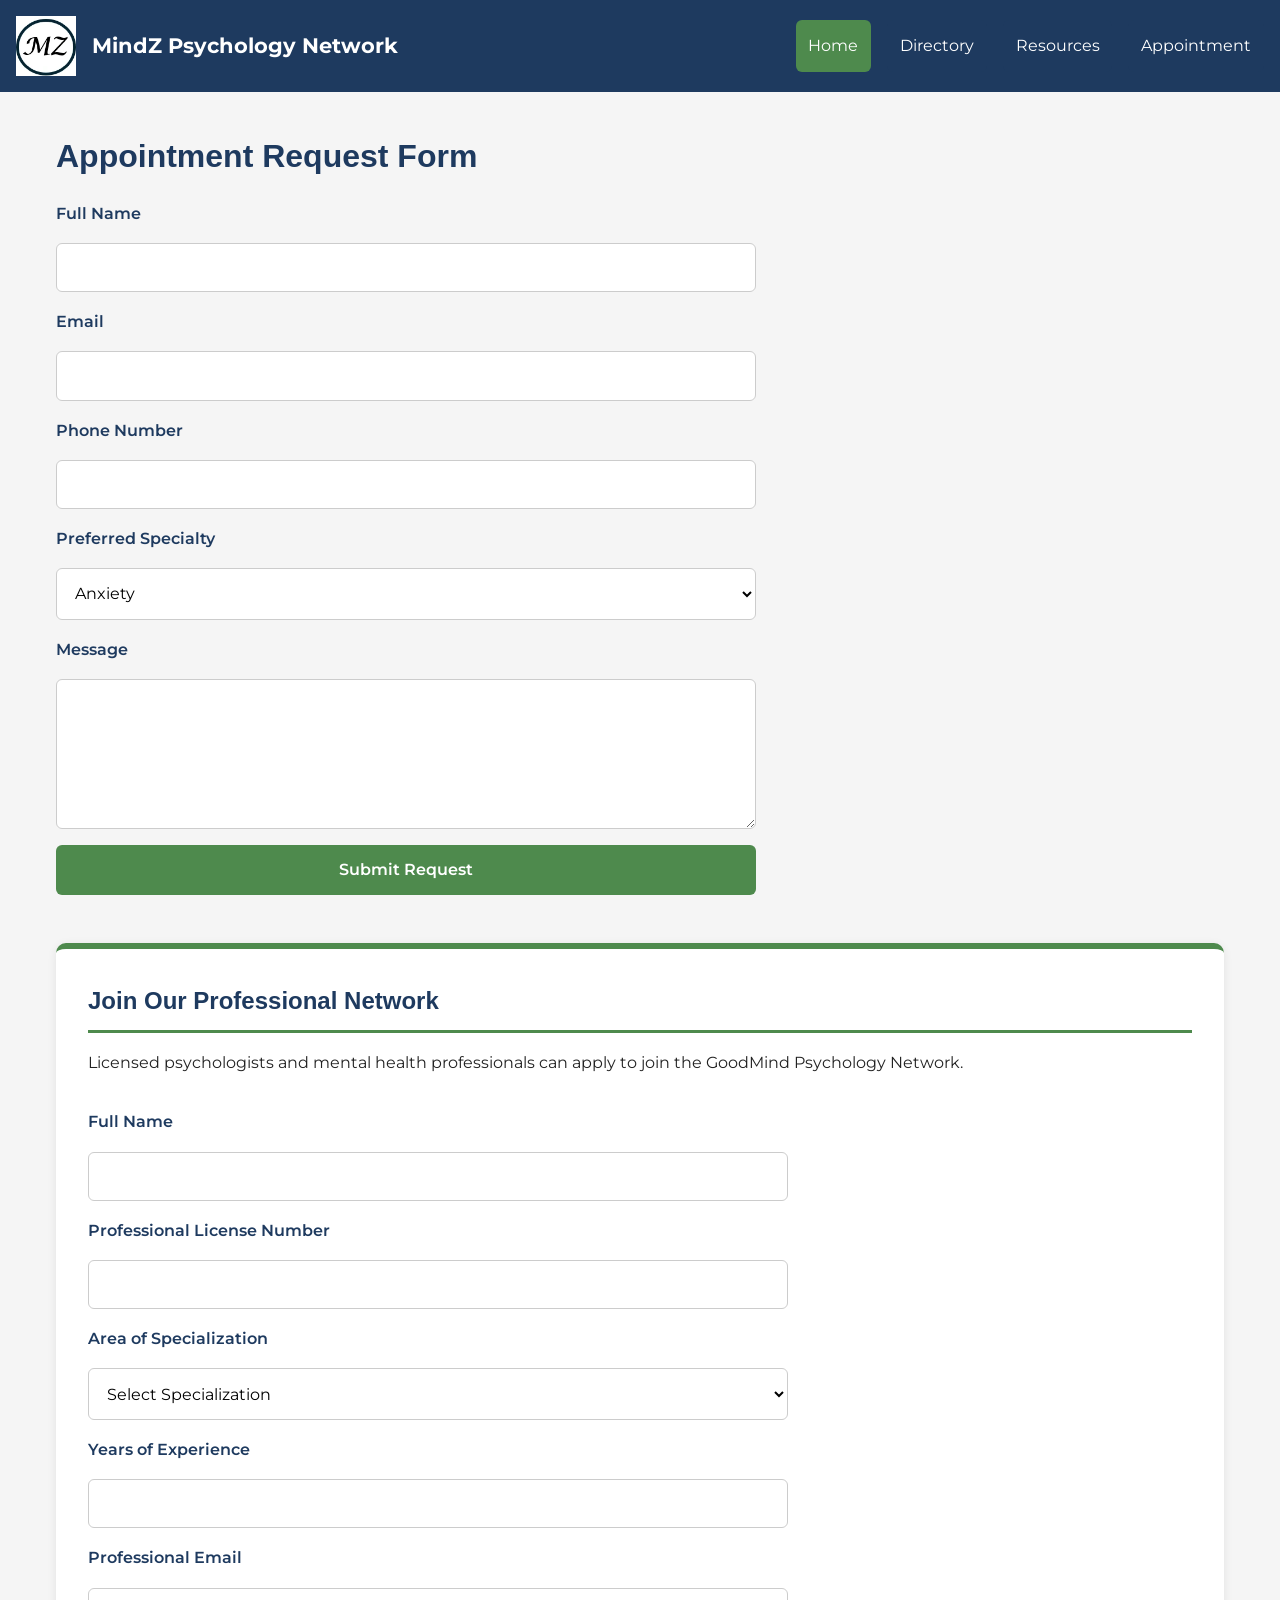
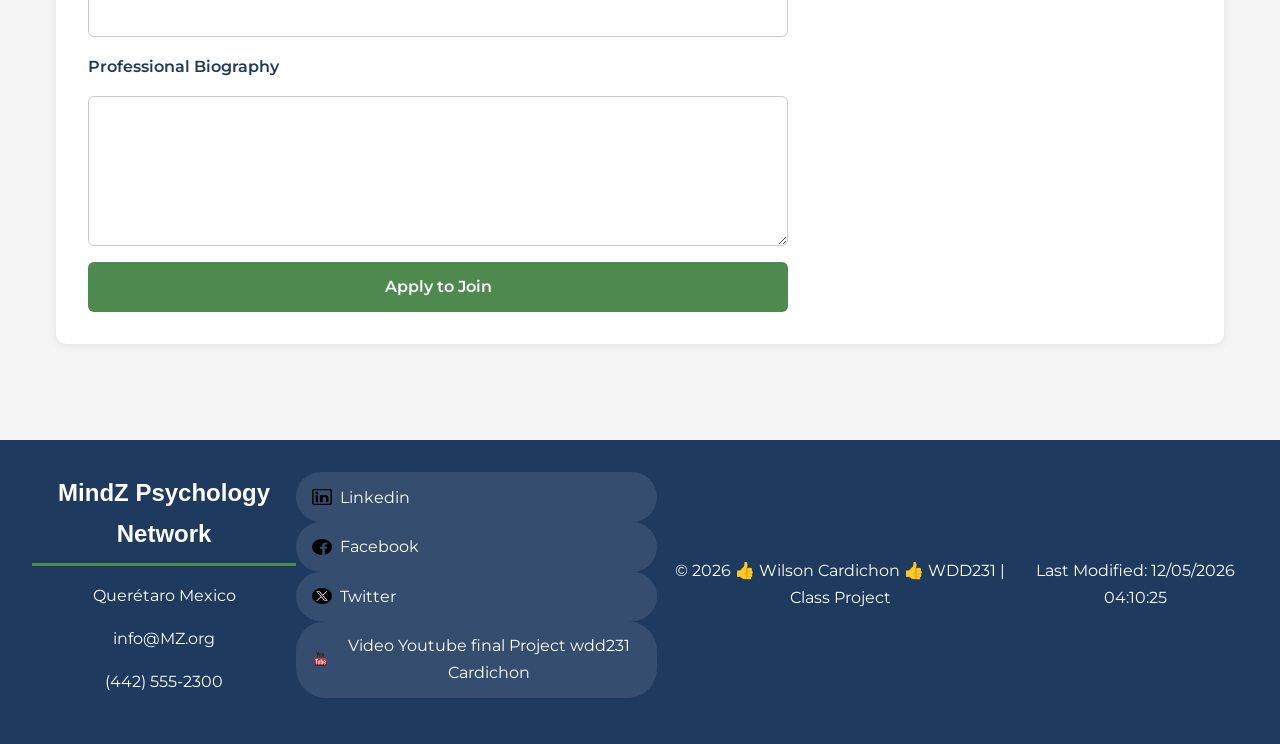
<file: finalproject/appointment.html>
<!DOCTYPE html>
<html lang="en">
<head>
    <title>MindZ Psychology Network | Home</title>

    <meta charset="UTF-8">
    <meta name="viewport" content="width=device-width, initial-scale=1.0">

    <meta name="description"
    content="Connect with trusted psychologists, book appointments, and access professional mental health support online.">

    <meta name="author" content="Wilson Cardichon">

    <meta property="og:title"
    content="MindZ Psychology Network | Mental Health Support">

    <meta property="og:description"
    content="Connect with trusted psychologists, book appointments, and access professional mental health support online.">

    <meta property="og:type" content="website">

    <meta property="og:image"
    content="https://willlyca31-lab.github.io/wdd231/finalproject/images/hero.jpg">

    <meta property="og:url"
    content="https://willlyca31-lab.github.io/wdd231/finalproject/">

    <link rel="canonical"
    href="https://willlyca31-lab.github.io/wdd231/finalproject/">

    <link rel="icon" href="favicon.ico">

    <link rel="preconnect" href="https://fonts.googleapis.com">
    <link rel="preconnect" href="https://fonts.gstatic.com" crossorigin>

    <link href="https://fonts.googleapis.com/css2?family=Montserrat:wght@400;600;700&display=swap" rel="stylesheet">

    <link rel="stylesheet" href="styles/normalize.css">
    <link rel="stylesheet" href="styles/base.css">
    <link rel="stylesheet" href="styles/larger.css">

    <script type="module" src="scripts/main.js"></script>
</head>

<body>

<header>
  <div class="logo-container">
    <img src="images/logo.webp" alt="GoodMind Logo" width="60" height="60">
    <span>MindZ Psychology Network</span>
  </div>

  <button id="menu-button" aria-label="Open Navigation Menu">
    ☰
  </button>

  <nav>
    <ul class="navigation">
      <li><a href="index.html" class="active">Home</a></li>
      <li><a href="directory.html">Directory</a></li>
      <li><a href="resources.html">Resources</a></li>
      <li><a href="appointment.html">Appointment</a></li>
    </ul>
  </nav>
</header>

<main>

    <h1>Appointment Request Form</h1>

        <form method="get" action="confirmation.html">

            <label for="fullname">Full Name</label>
            <input type="text" id="fullname" name="fullname" required>

            <label for="email">Email</label>
            <input type="email" id="email" name="email" required>

            <label for="phone">Phone Number</label>
            <input type="tel" id="phone" name="phone">

            <label for="specialty">Preferred Specialty</label>

            <select id="specialty" name="specialty">

            <option value="Anxiety">Anxiety</option>

            <option value="Depression">Depression</option>

            <option value="Family Therapy">Family Therapy</option>

            <option value="Stress Management">Stress Management</option>

            </select>

            <label for="message">Message</label>

            <textarea id="message" name="message"></textarea>

            <button type="submit">Submit Request</button>

        </form>

    <section class="join-network">

        <h2>Join Our Professional Network</h2>

        <p>
            Licensed psychologists and mental health professionals
            can apply to join the GoodMind Psychology Network.
        </p>

        <form method="get" action="confirmation.html">

            <label for="psychologist-name">
                Full Name
            </label>

            <input
                type="text"
                id="psychologist-name"
                name="psychologist-name"
                required
            >

            <label for="license">
                Professional License Number
            </label>

            <input
                type="text"
                id="license"
                name="license"
                required
            >

            <label for="specialization">
                Area of Specialization
            </label>

            <select
                id="specialization"
                name="specialization"
                required
            >

                <option value="">
                    Select Specialization
                </option>

                <option value="Anxiety Therapy">
                    Anxiety Therapy
                </option>

                <option value="Depression Treatment">
                    Depression Treatment
                </option>

                <option value="Family Therapy">
                    Family Therapy
                </option>

                <option value="Child Psychology">
                    Child Psychology
                </option>

                <option value="Trauma Therapy">
                    Trauma Therapy
                </option>

            </select>

            <label for="experience">
                Years of Experience
            </label>

            <input
                type="number"
                id="experience"
                name="experience"
                min="1"
                required
            >

            <label for="psychologist-email">
                Professional Email
            </label>

            <input
                type="email"
                id="psychologist-email"
                name="psychologist-email"
                required
            >

            <label for="bio">
                Professional Biography
            </label>

            <textarea
                id="bio"
                name="bio"
                required
            ></textarea>

            <button type="submit">
                Apply to Join
            </button>

        </form>

    </section>

</main>

    <footer>

        <div>

            <h2>MindZ Psychology Network</h2>

            <p>Querétaro Mexico</p>

            <p>info@MZ.org</p>

            <p>(442) 555-2300</p>

        </div>

        <div class="socials">

            <a href="https://www.linkedin.com/in/wilson-cardichon-893078134/" target="_blank"><img src="images/linkedin.png" alt="linkedin icon" width="20"
                    height="16"> <span>Linkedin</span></a>
            <a href="https://www.facebook.com/willsonews" target="_blank"><img src="images/facebook.png" alt="facebook icon" width="20"
                    height="16"><span>Facebook</span></a>
            <a href="https://x.com/home" target="_blank"><img src="images/twitter.png" alt="twitter-x icon" width="20"
                    height="16"><span>Twitter</span></a>
            <a href="https://youtu.be/KwFBC-RRTM4" target="_blank"><img src="images/youtube.png" alt="twitter-x icon" width="20"
                    height="16"><span>Video Youtube final Project wdd231 Cardichon</span></a>

        </div>

        <p> 
            © <span id="year"></span>
            👍 Wilson Cardichon 👍 WDD231 | Class Project 
        </p>

        <p id="lastModified"></p>

    </footer>

</body>
</html>
</file>
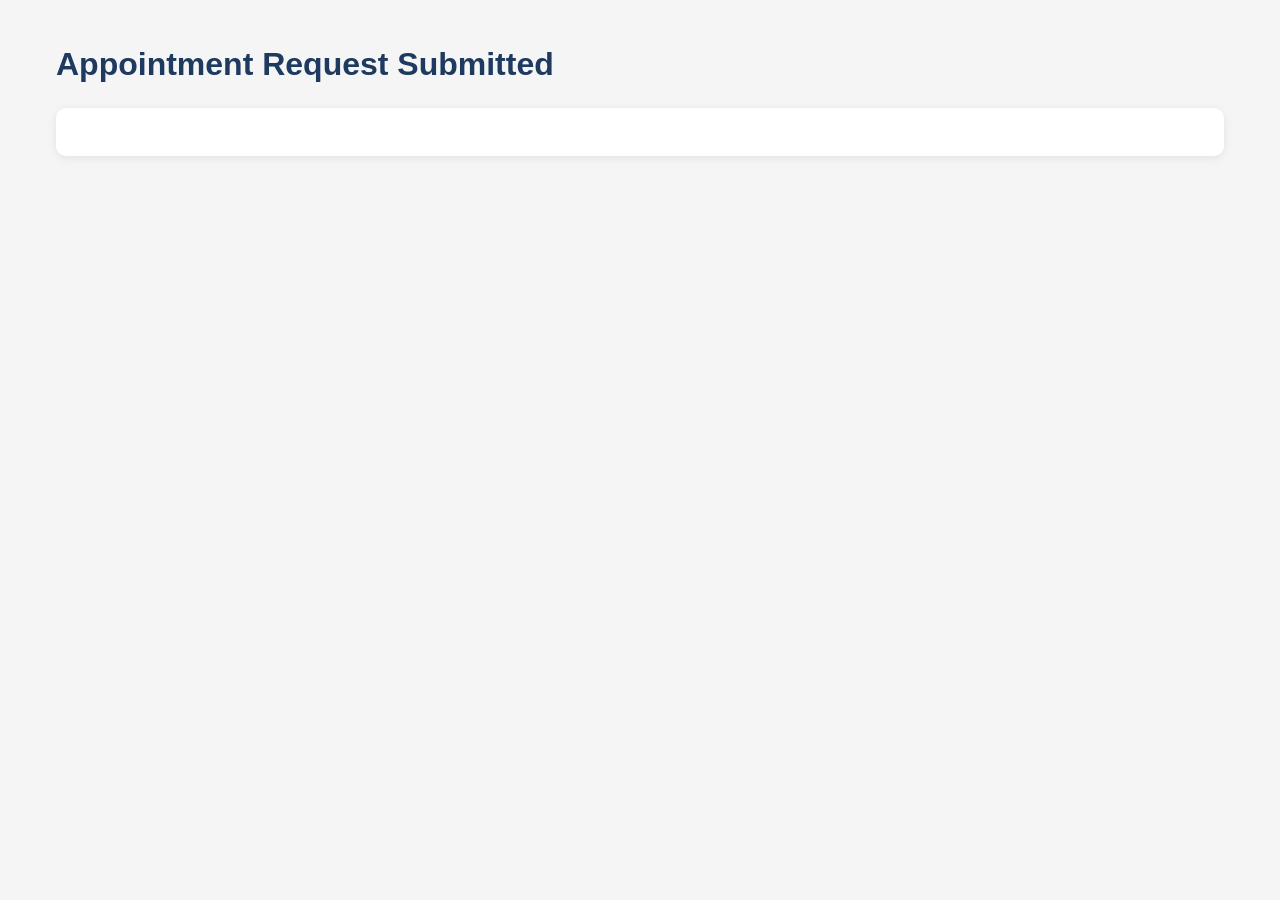
<file: finalproject/confirmation.html>
<!DOCTYPE html>
<html lang="en">
<head>
    <title>MindZ Psychology Network | Home</title>

    <meta charset="UTF-8">
    <meta name="viewport" content="width=device-width, initial-scale=1.0">

    <meta name="description"
    content="Connect with trusted psychologists, book appointments, and access professional mental health support online.">

    <meta name="author" content="Wilson Cardichon">

    <meta property="og:title"
    content="MindZ Psychology Network | Mental Health Support">

    <meta property="og:description"
    content="Connect with trusted psychologists, book appointments, and access professional mental health support online.">

    <meta property="og:type" content="website">

    <meta property="og:image"
    content="https://willlyca31-lab.github.io/wdd231/finalproject/images/hero.jpg">

    <meta property="og:url"
    content="https://willlyca31-lab.github.io/wdd231/finalproject/">

    <link rel="canonical"
    href="https://willlyca31-lab.github.io/wdd231/finalproject/">

    <link rel="icon" href="favicon.ico">

    <link rel="preconnect" href="https://fonts.googleapis.com">
    <link rel="preconnect" href="https://fonts.gstatic.com" crossorigin>

    <link href="https://fonts.googleapis.com/css2?family=Montserrat:wght@400;600;700&display=swap" rel="stylesheet">

    <link rel="stylesheet" href="styles/normalize.css">
    <link rel="stylesheet" href="styles/base.css">
    <link rel="stylesheet" href="styles/larger.css">

    <script type="module" src="scripts/main.js"></script>

</head>

<body>

<main>

  <h1>Appointment Request Submitted</h1>

  <section id="confirmation-results"></section>

</main>

</body>
</html>
</file>
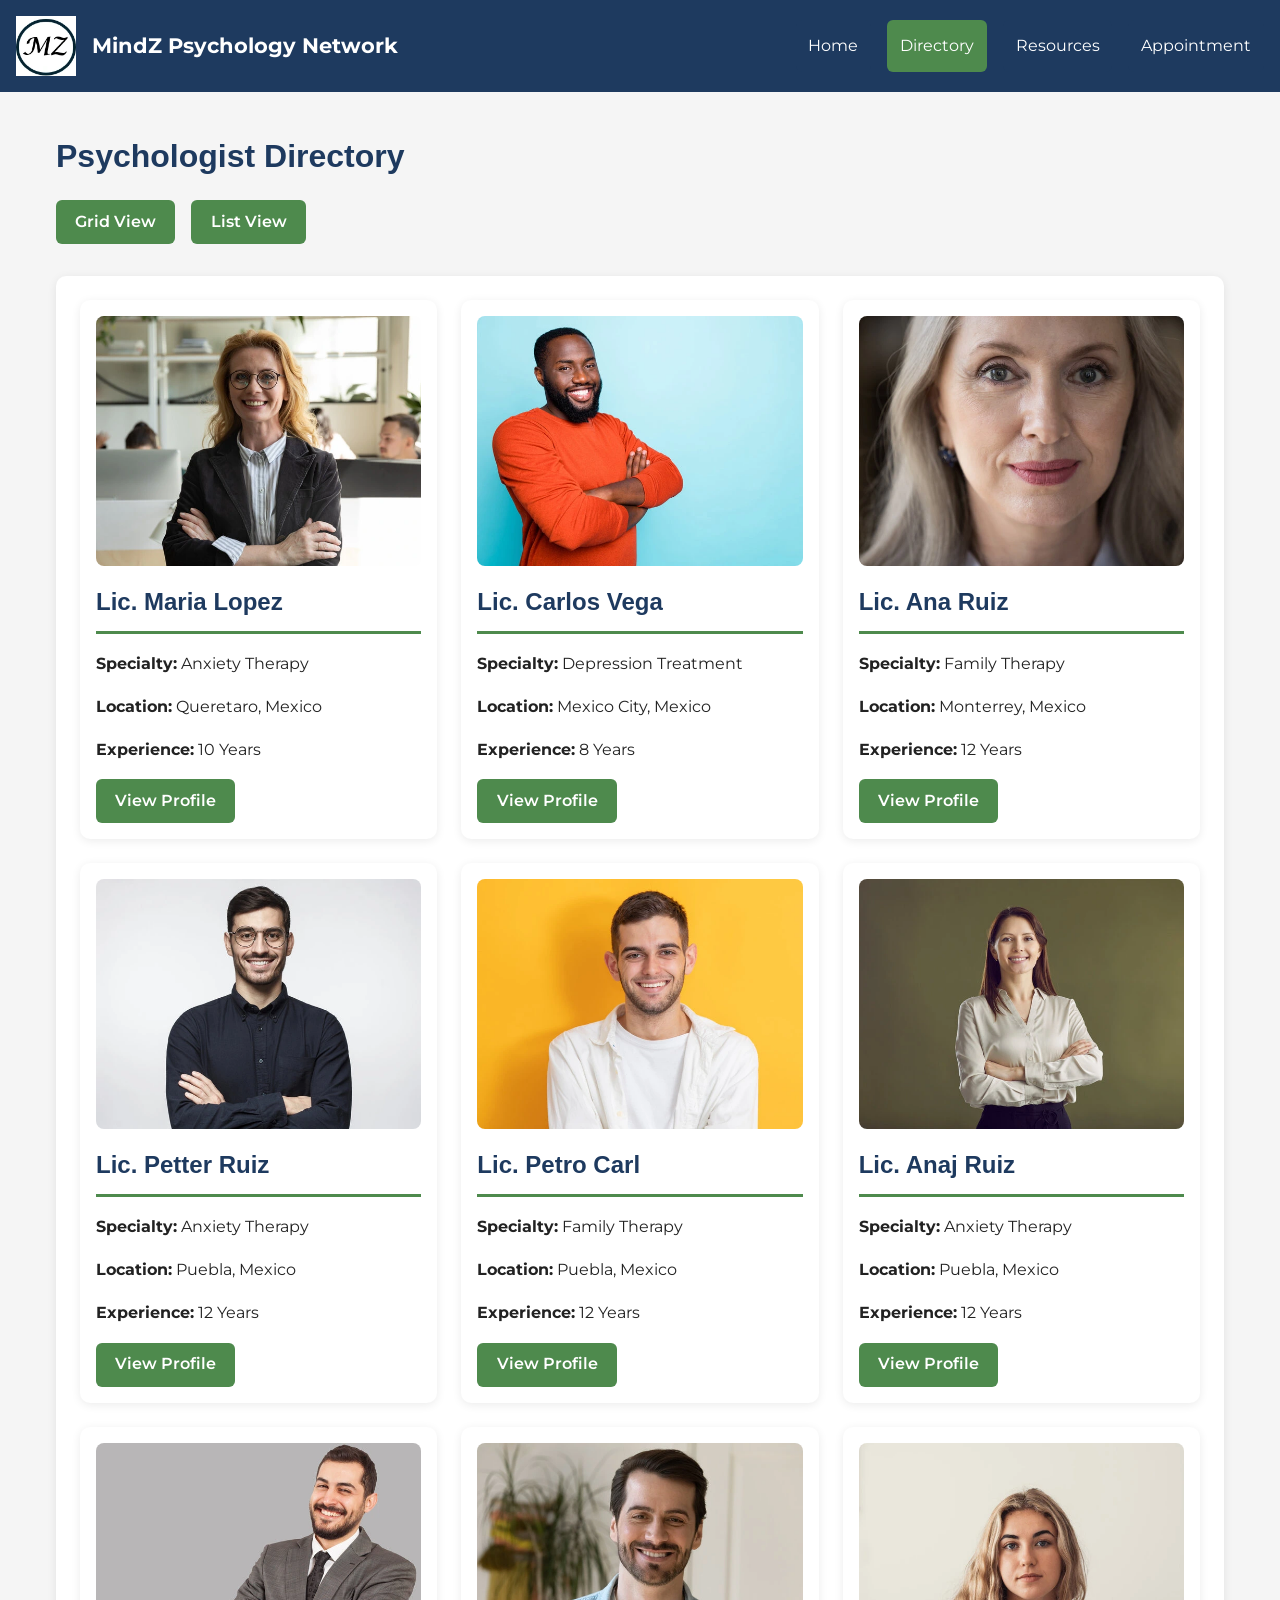
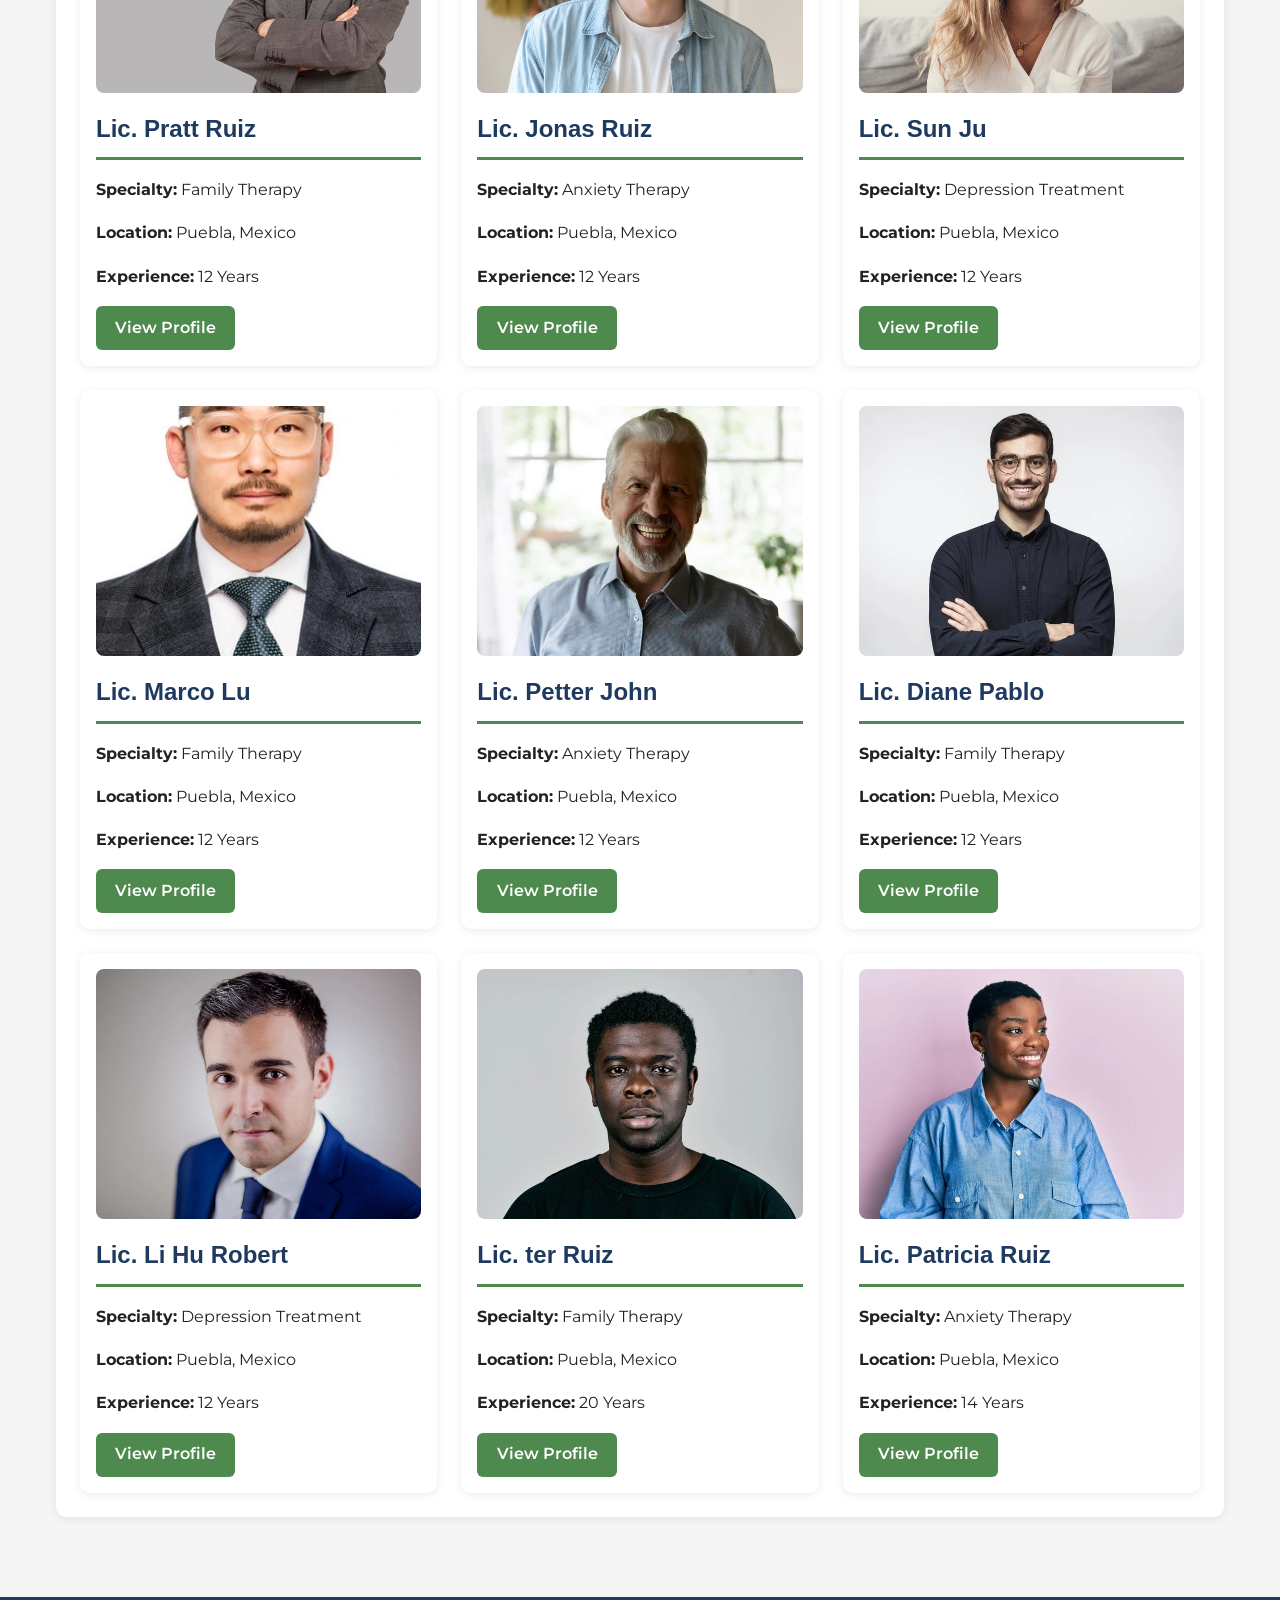
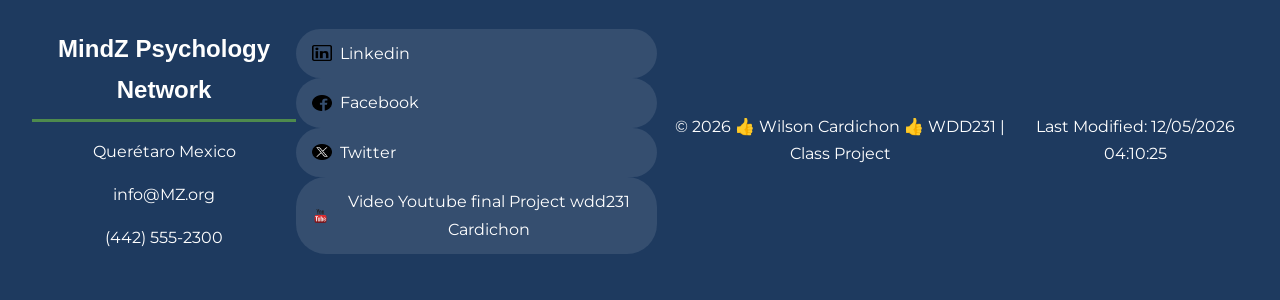
<file: finalproject/directory.html>
<!DOCTYPE html>
<html lang="en">
<head>
    <title>MindZ Psychology Network | Home</title>

    <meta charset="UTF-8">
    <meta name="viewport" content="width=device-width, initial-scale=1.0">

    <meta name="description"
    content="Connect with trusted psychologists, book appointments, and access professional mental health support online.">

    <meta name="author" content="Wilson Cardichon">

    <meta property="og:title"
    content="MindZ Psychology Network | Mental Health Support">

    <meta property="og:description"
    content="Connect with trusted psychologists, book appointments, and access professional mental health support online.">

    <meta property="og:type" content="website">

    <meta property="og:image"
    content="https://willlyca31-lab.github.io/wdd231/finalproject/images/hero.jpg">

    <meta property="og:url"
    content="https://willlyca31-lab.github.io/wdd231/finalproject/">

    <link rel="canonical"
    href="https://willlyca31-lab.github.io/wdd231/finalproject/">

    <link rel="icon" href="favicon.ico">

    <link rel="preconnect" href="https://fonts.googleapis.com">
    <link rel="preconnect" href="https://fonts.gstatic.com" crossorigin>

    <link href="https://fonts.googleapis.com/css2?family=Montserrat:wght@400;600;700&display=swap" rel="stylesheet">

    <link rel="stylesheet" href="styles/normalize.css">
    <link rel="stylesheet" href="styles/base.css">
    <link rel="stylesheet" href="styles/larger.css">

    <script type="module" src="scripts/main.js"></script>
    <script type="module" src="scripts/directory.js"></script>
</head>

<body>

<header>
  <div class="logo-container">
    <img src="images/logo.webp" alt="GoodMind Logo" width="60" height="60">
    <span>MindZ Psychology Network</span>
  </div>

  <button id="menu-button" aria-label="Open Navigation Menu">
    ☰
  </button>

  <nav>
    <ul class="navigation">
      <li><a href="index.html">Home</a></li>
      <li><a href="directory.html" class="active">Directory</a></li>
      <li><a href="resources.html">Resources</a></li>
      <li><a href="appointment.html">Appointment</a></li>
    </ul>
  </nav>
</header>

<main>

  <h1>Psychologist Directory</h1>

  <div class="directory-controls">
    <button id="grid-view">Grid View</button>
    <button id="list-view">List View</button>
  </div>

  <section id="directory-container" class="directory-grid"></section>

  <dialog id="profile-modal">
    <button id="close-modal">Close</button>
    <div id="modal-content"></div>
  </dialog>

</main>

    <footer>

        <div>

            <h2>MindZ Psychology Network</h2>

            <p>Querétaro Mexico</p>

            <p>info@MZ.org</p>

            <p>(442) 555-2300</p>

        </div>

        <div class="socials">

            <a href="https://www.linkedin.com/in/wilson-cardichon-893078134/" target="_blank"><img src="images/linkedin.png" alt="linkedin icon" width="20"
                    height="16"> <span>Linkedin</span></a>
            <a href="https://www.facebook.com/willsonews" target="_blank"><img src="images/facebook.png" alt="facebook icon" width="20"
                    height="16"><span>Facebook</span></a>
            <a href="https://x.com/home" target="_blank"><img src="images/twitter.png" alt="twitter-x icon" width="20"
                    height="16"><span>Twitter</span></a>
            <a href="https://youtu.be/KwFBC-RRTM4" target="_blank"><img src="images/youtube.png" alt="twitter-x icon" width="20"
                    height="16"><span>Video Youtube final Project wdd231 Cardichon</span></a>

        </div>

        <p> 
            © <span id="year"></span>
            👍 Wilson Cardichon 👍 WDD231 | Class Project 
        </p>

        <p id="lastModified"></p>

    </footer>

</body>
</html>
</file>
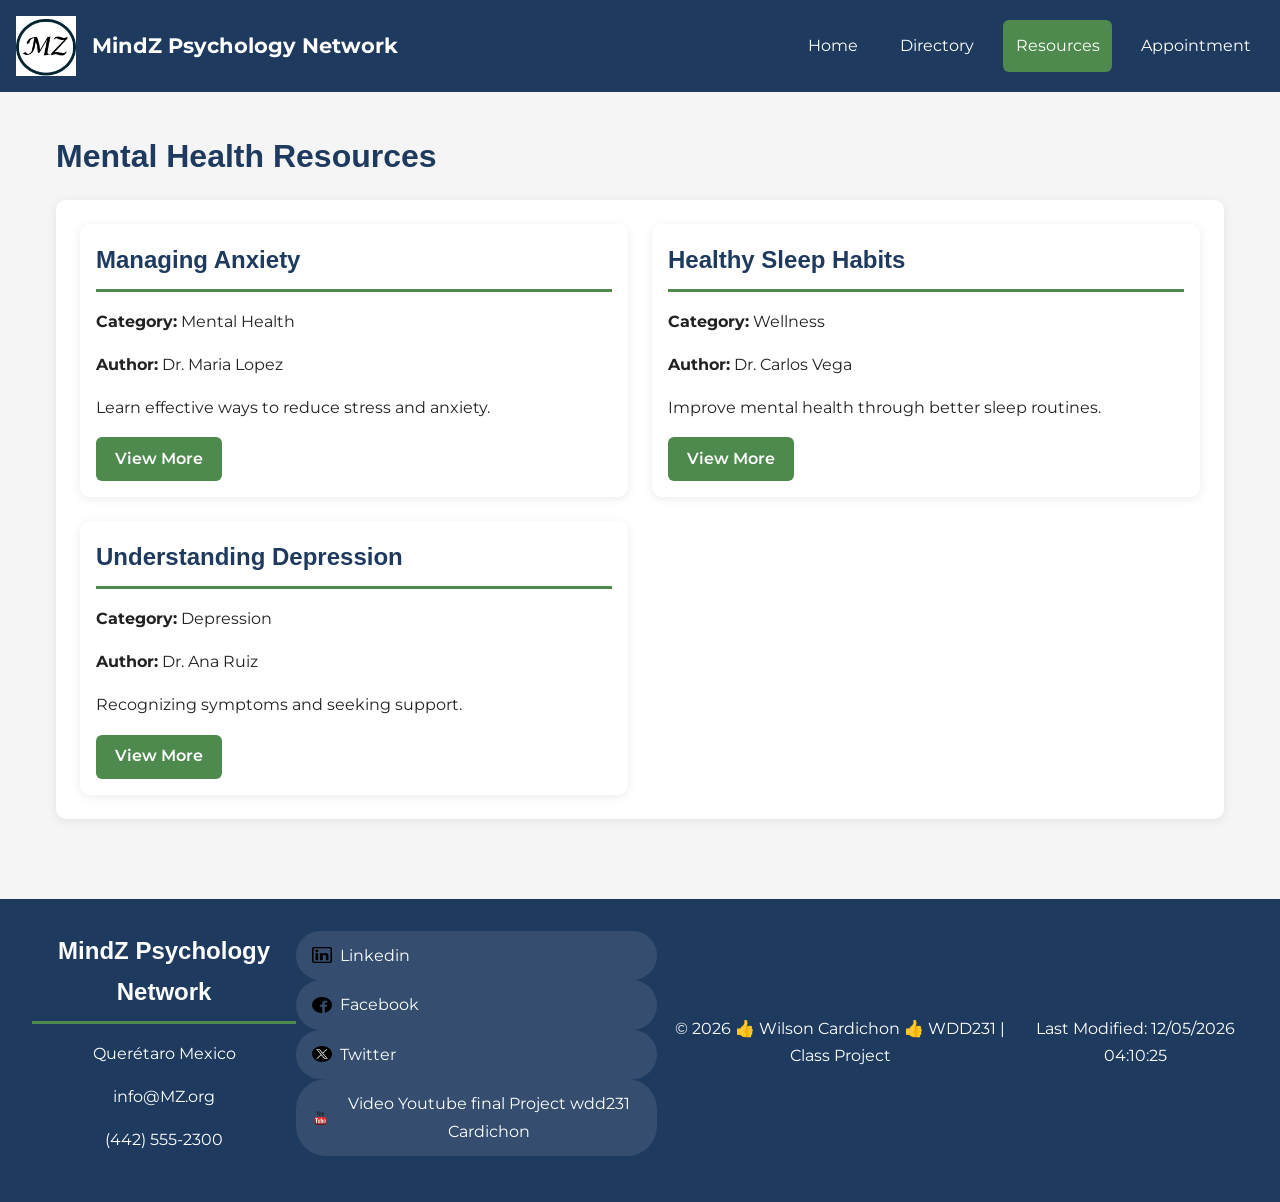
<file: finalproject/resources.html>
<!DOCTYPE html>
<html lang="en">
<head>
    <title>MindZ Psychology Network | Home</title>

    <meta charset="UTF-8">
    <meta name="viewport" content="width=device-width, initial-scale=1.0">

    <meta name="description"
    content="Connect with trusted psychologists, book appointments, and access professional mental health support online.">

    <meta name="author" content="Wilson Cardichon">

    <meta property="og:title"
    content="MindZ Psychology Network | Mental Health Support">

    <meta property="og:description"
    content="Connect with trusted psychologists, book appointments, and access professional mental health support online.">

    <meta property="og:type" content="website">

    <meta property="og:image"
    content="https://willlyca31-lab.github.io/wdd231/finalproject/images/hero.jpg">

    <meta property="og:url"
    content="https://willlyca31-lab.github.io/wdd231/finalproject/">

    <link rel="canonical"
    href="https://willlyca31-lab.github.io/wdd231/finalproject/">

    <link rel="icon" href="favicon.ico">

    <link rel="preconnect" href="https://fonts.googleapis.com">
    <link rel="preconnect" href="https://fonts.gstatic.com" crossorigin>

    <link href="https://fonts.googleapis.com/css2?family=Montserrat:wght@400;600;700&display=swap" rel="stylesheet">

    <link rel="stylesheet" href="styles/normalize.css">
    <link rel="stylesheet" href="styles/base.css">
    <link rel="stylesheet" href="styles/larger.css">

    <script type="module" src="scripts/main.js"></script>
    <script type="module" src="scripts/resources.js"></script>
</head>

<body>

<header>
  <div class="logo-container">
    <img src="images/logo.webp" alt="GoodMind Logo" width="60" height="60">
    <span>MindZ Psychology Network</span>
  </div>

  <button id="menu-button" aria-label="Open Navigation Menu">
    ☰
  </button>

  <nav>
    <ul class="navigation">
      <li><a href="index.html">Home</a></li>
      <li><a href="directory.html">Directory</a></li>
      <li><a href="resources.html" class="active">Resources</a></li>
      <li><a href="appointment.html">Appointment</a></li>
    </ul>
  </nav>
</header>

<main>

  <h1>Mental Health Resources</h1>

  <section id="articles-container" class="articles-grid"></section>

    <dialog id="article-modal">

    <button id="close-modal">
        X
    </button>

    <div id="modal-content"></div>

    </dialog>

</main>

    <footer>

        <div>

            <h2>MindZ Psychology Network</h2>

            <p>Querétaro Mexico</p>

            <p>info@MZ.org</p>

            <p>(442) 555-2300</p>

        </div>

        <div class="socials">

            <a href="https://www.linkedin.com/in/wilson-cardichon-893078134/" target="_blank"><img src="images/linkedin.png" alt="linkedin icon" width="20"
                    height="16"> <span>Linkedin</span></a>
            <a href="https://www.facebook.com/willsonews" target="_blank"><img src="images/facebook.png" alt="facebook icon" width="20"
                    height="16"><span>Facebook</span></a>
            <a href="https://x.com/home" target="_blank"><img src="images/twitter.png" alt="twitter-x icon" width="20"
                    height="16"><span>Twitter</span></a>
            <a href="https://youtu.be/KwFBC-RRTM4" target="_blank"><img src="images/youtube.png" alt="twitter-x icon" width="20"
                    height="16"><span>Video Youtube final Project wdd231 Cardichon</span></a>

        </div>

        <p> 
            © <span id="year"></span>
            👍 Wilson Cardichon 👍 WDD231 | Class Project 
        </p>

        <p id="lastModified"></p>

    </footer>

</body>
</html>
</file>
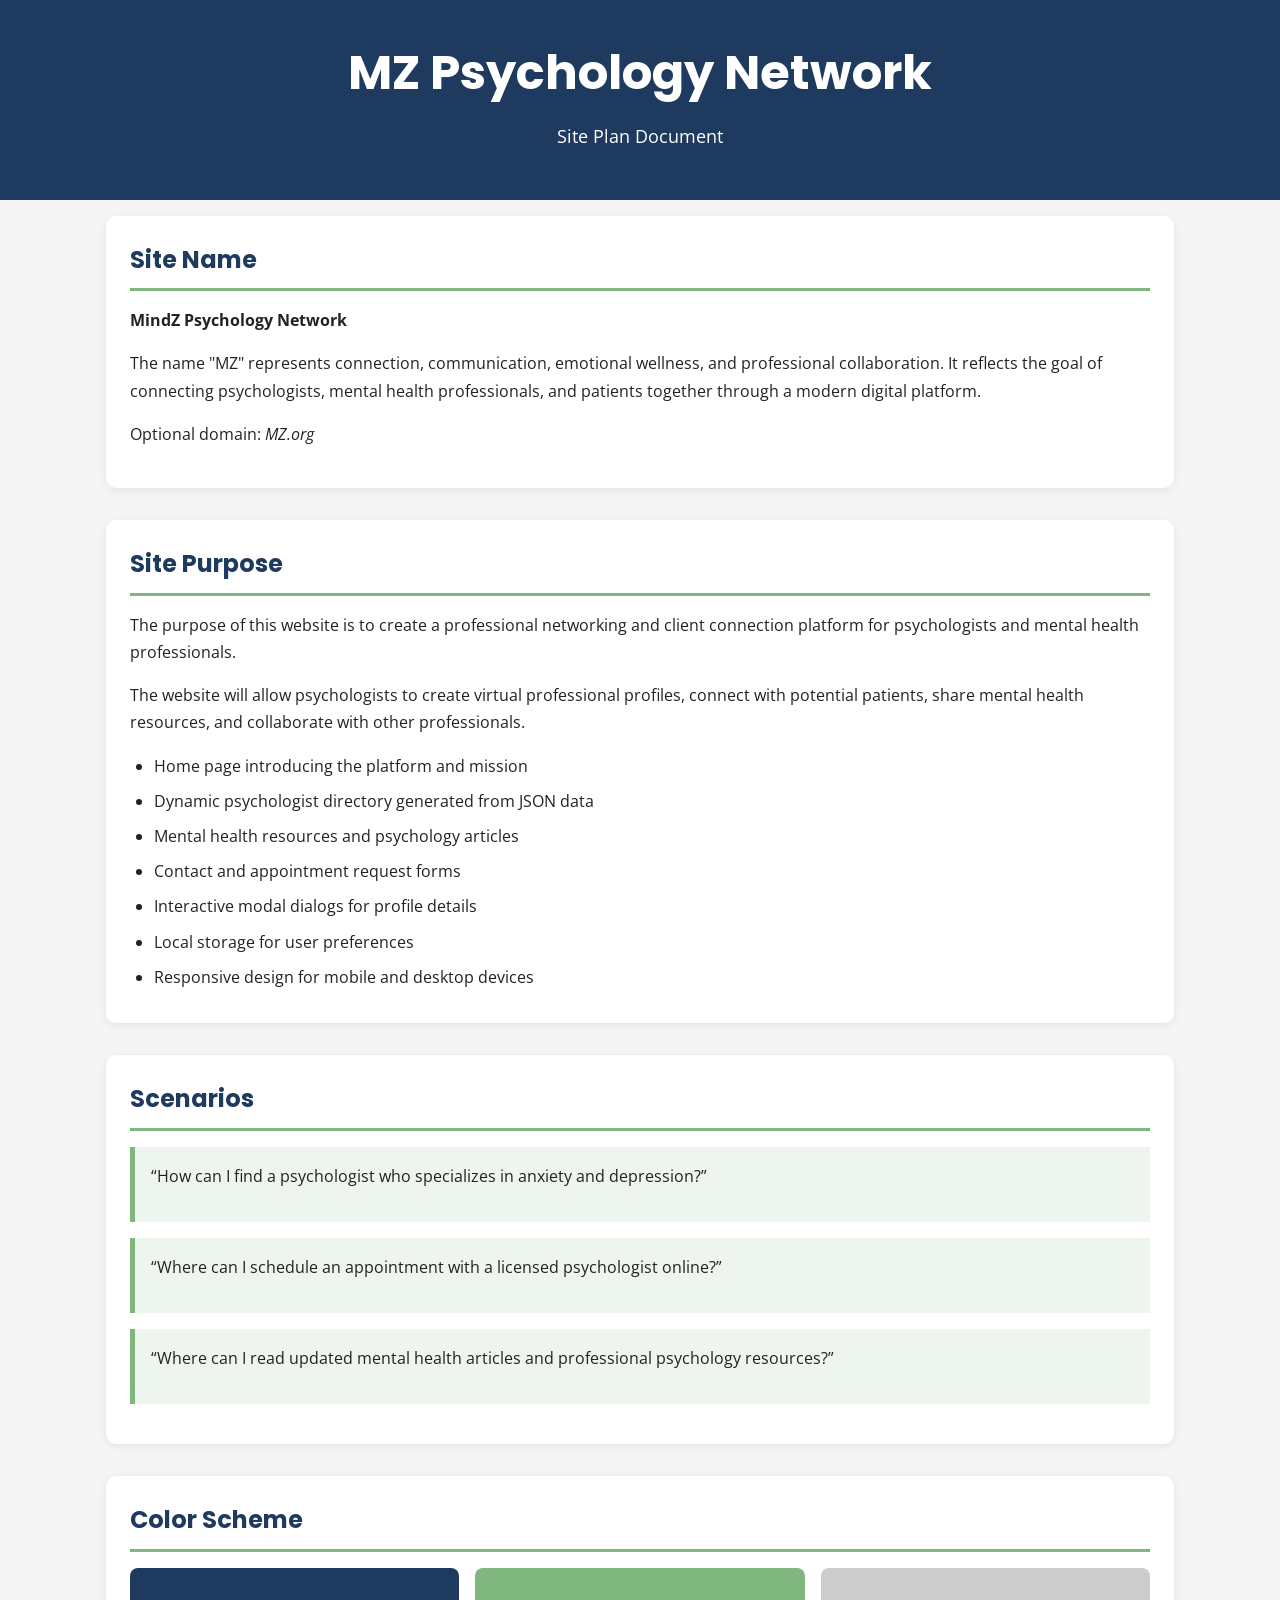
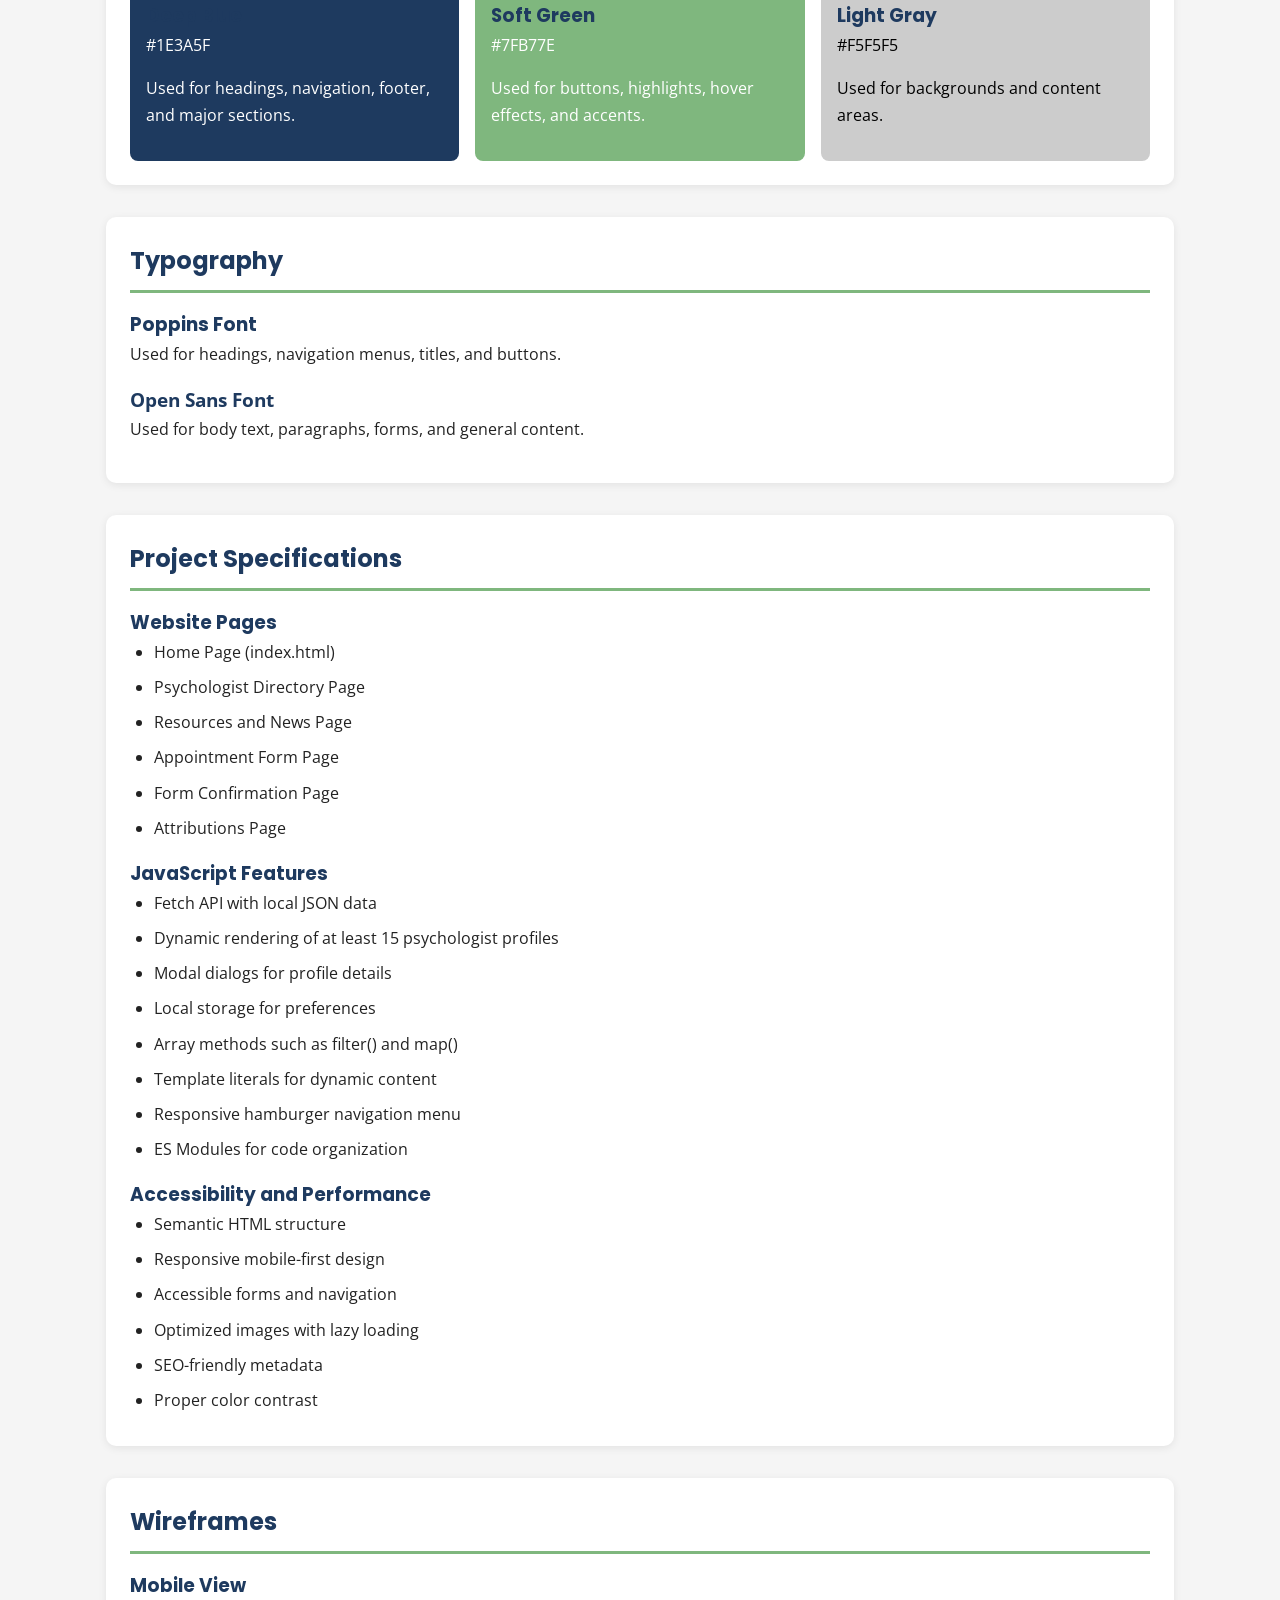
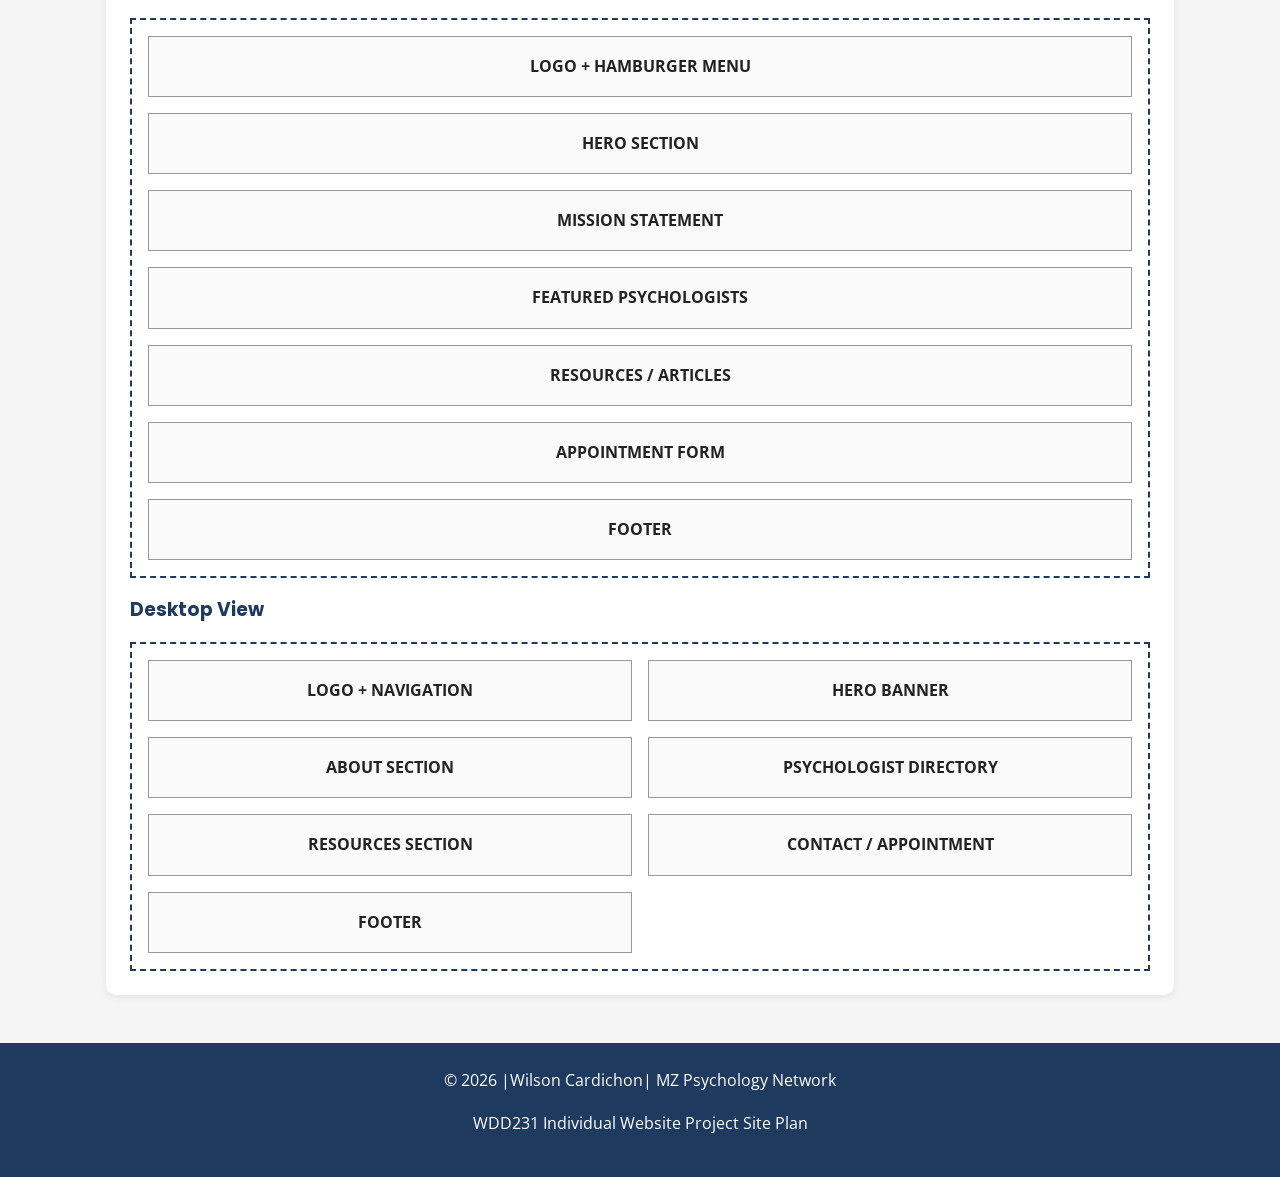
<file: project/siteplan.html>
<!DOCTYPE html>
<html lang="en">
<head>
    <meta charset="UTF-8">
    <meta name="viewport" content="width=device-width, initial-scale=1.0">

    <title>MZ Psychology Network | Site Plan</title>

    <meta name="description" content="Site plan for MindZ Psychology Network, a professional networking and client connection platform for psychologists and mental health professionals.">

    <meta name="author" content="Willy SS">

    <meta property="og:title" content="MindZ Psychology Network">
    <meta property="og:description" content="Professional networking and client connection website for psychologists and mental health professionals.">
    <meta property="og:type" content="website">

    <link rel="preconnect" href="https://fonts.googleapis.com">
    <link rel="preconnect" href="https://fonts.gstatic.com" crossorigin>

    <link href="https://fonts.googleapis.com/css2?family=Poppins:wght@400;600;700&family=Open+Sans:wght@400;600&display=swap" rel="stylesheet">

    <link rel="stylesheet" href="styles/siteplan.css">

    <link rel="icon" href="images/favicon.ico">
</head>

<body>

    <header>
        <h1>MZ Psychology Network</h1>
        <p class="tagline">
            Site Plan Document
        </p>
    </header>

    <main>

        <section>
            <h2>Site Name</h2>

            <p>
                <strong>MindZ Psychology Network</strong>
            </p>

            <p>
                The name "MZ" represents connection, communication,
                emotional wellness, and professional collaboration.
                It reflects the goal of connecting psychologists,
                mental health professionals, and patients together
                through a modern digital platform.
            </p>

            <p>
                Optional domain:
                <em>MZ.org</em>
            </p>
        </section>

        <section>
            <h2>Site Purpose</h2>

            <p>
                The purpose of this website is to create a professional
                networking and client connection platform for psychologists
                and mental health professionals.
            </p>

            <p>
                The website will allow psychologists to create virtual
                professional profiles, connect with potential patients,
                share mental health resources, and collaborate with
                other professionals.
            </p>

            <ul>
                <li>Home page introducing the platform and mission</li>
                <li>Dynamic psychologist directory generated from JSON data</li>
                <li>Mental health resources and psychology articles</li>
                <li>Contact and appointment request forms</li>
                <li>Interactive modal dialogs for profile details</li>
                <li>Local storage for user preferences</li>
                <li>Responsive design for mobile and desktop devices</li>
            </ul>
        </section>

        <section>
            <h2>Scenarios</h2>

            <div class="scenario-box">
                <p>
                    “How can I find a psychologist who specializes
                    in anxiety and depression?”
                </p>
            </div>

            <div class="scenario-box">
                <p>
                    “Where can I schedule an appointment with a
                    licensed psychologist online?”
                </p>
            </div>

            <div class="scenario-box">
                <p>
                    “Where can I read updated mental health articles
                    and professional psychology resources?”
                </p>
            </div>
        </section>

        <section>
            <h2>Color Scheme</h2>

            <div class="color-container">

                <div class="color-card navy">
                    <h3>Deep Blue</h3>
                    <p>#1E3A5F</p>
                    <p>
                        Used for headings, navigation,
                        footer, and major sections.
                    </p>
                </div>

                <div class="color-card green">
                    <h3>Soft Green</h3>
                    <p>#7FB77E</p>
                    <p>
                        Used for buttons, highlights,
                        hover effects, and accents.
                    </p>
                </div>

                <div class="color-card gray">
                    <h3>Light Gray</h3>
                    <p>#F5F5F5</p>
                    <p>
                        Used for backgrounds and content areas.
                    </p>
                </div>

            </div>
        </section>

        <section>
            <h2>Typography</h2>

            <div class="typography-box">

                <h3 class="poppins">
                    Poppins Font
                </h3>

                <p>
                    Used for headings, navigation menus,
                    titles, and buttons.
                </p>

                <h3 class="open-sans">
                    Open Sans Font
                </h3>

                <p>
                    Used for body text, paragraphs,
                    forms, and general content.
                </p>

            </div>
        </section>

        <section>
            <h2>Project Specifications</h2>

            <h3>Website Pages</h3>

            <ul>
                <li>Home Page (index.html)</li>
                <li>Psychologist Directory Page</li>
                <li>Resources and News Page</li>
                <li>Appointment Form Page</li>
                <li>Form Confirmation Page</li>
                <li>Attributions Page</li>
            </ul>

            <h3>JavaScript Features</h3>

            <ul>
                <li>Fetch API with local JSON data</li>
                <li>Dynamic rendering of at least 15 psychologist profiles</li>
                <li>Modal dialogs for profile details</li>
                <li>Local storage for preferences</li>
                <li>Array methods such as filter() and map()</li>
                <li>Template literals for dynamic content</li>
                <li>Responsive hamburger navigation menu</li>
                <li>ES Modules for code organization</li>
            </ul>

            <h3>Accessibility and Performance</h3>

            <ul>
                <li>Semantic HTML structure</li>
                <li>Responsive mobile-first design</li>
                <li>Accessible forms and navigation</li>
                <li>Optimized images with lazy loading</li>
                <li>SEO-friendly metadata</li>
                <li>Proper color contrast</li>
            </ul>
        </section>

        <section>
            <h2>Wireframes</h2>

            <h3>Mobile View</h3>

            <div class="wireframe">

                <div>LOGO + HAMBURGER MENU</div>
                <div>HERO SECTION</div>
                <div>MISSION STATEMENT</div>
                <div>FEATURED PSYCHOLOGISTS</div>
                <div>RESOURCES / ARTICLES</div>
                <div>APPOINTMENT FORM</div>
                <div>FOOTER</div>

            </div>

            <h3>Desktop View</h3>

            <div class="wireframe desktop">

                <div>LOGO + NAVIGATION</div>
                <div>HERO BANNER</div>
                <div>ABOUT SECTION</div>
                <div>PSYCHOLOGIST DIRECTORY</div>
                <div>RESOURCES SECTION</div>
                <div>CONTACT / APPOINTMENT</div>
                <div>FOOTER</div>

            </div>
        </section>

    </main>

    <footer>
        <p>
            &copy; 2026 |Wilson Cardichon| MZ Psychology Network
        </p>

        <p>
            WDD231 Individual Website Project Site Plan
        </p>
    </footer>

</body>
</html>
</file>
<file: styles/bchamber-large.css>
* {
    margin: 0;
    padding: 0;
    box-sizing: border-box;
}

body {
    font-family: "Roboto", sans-serif;
    background-color: #f2f2f2;
    color: #222;
}

header {
    background-color: #ffffff;
    border-bottom: 1px solid #ccc;
}

.logo {
    display: flex;
    align-items: center;
    gap: 10px;
    padding: 12px;
}

.logo img {
    width: 55px;
    height: 55px;
}

.logo span {
    font-size: 1.2rem;
    font-weight: 600;
}

nav {
    background-color: #022141;
}

.navigation {
    display: flex;
    list-style: none;
}

.navigation li {
    border-right: 1px solid #444;
}

.navigation a {
    display: block;
    padding: 12px 18px;
    color: white;
    text-decoration: none;
    font-size: 0.95rem;
}

.navigation a:hover {
    background-color: #444;
}


#menu {
    display: none;
    font-size: 2rem;
    background: none;
    border: none;
    color: white;
    padding: 10px;
    cursor: pointer;
}

main {
    max-width: 1200px;
    margin: 0 auto;
    padding: 12px;
}

h1 {
    margin: 10px 0 15px;
    font-size: 2rem;
}


.home-grid {
    display: grid;
    grid-template-columns: 2fr 1fr;
    gap: 14px;
    margin-bottom: 14px;
}


.card {
    background-color: #fff;
    border: 1px solid #d4d4d4;
    min-height: 250px;
}

.card h2 {
    background-color: #1f1f1f;
    color: white;
    text-align: center;
    padding: 10px;
    font-size: 1rem;
}

.about-card p {
    padding: 14px;
    line-height: 1.6;
    font-size: 0.95rem;
}


.photo-card {
    text-align: center;
}

.photo-card img {
    width: 220px;
    height: 220px;
    object-fit: cover;
    margin-top: 18px;
    border-radius: 8px;
    background-color: #dcdcdc;
}


.courses-section {
    background-color: white;
    border: 1px solid #d4d4d4;
}

.courses-section h2 {
    background-color: #1f1f1f;
    color: white;
    text-align: center;
    padding: 10px;
    font-size: 1rem;
}

.course {
    background-color: #d7d7d7;
    border: 1px solid #aaa;
    text-align: center;
    padding: 8px;
    font-size: 0.9rem;
    text-decoration: none;
    color: black;
    display: block;
}

.course:hover {
    background-color: #bfbfbf;
}


.buttons {
    display: grid;
    grid-template-columns: repeat(3, 1fr);
    gap: 14px;
    padding: 14px;
}

.buttons button {
    background-color: #e2e2e2;
    border: 1px solid #999;
    padding: 10px;
    font-weight: bold;
    border-radius: 4px;
    cursor: pointer;
}

.buttons button:hover {
    background-color: #cfcfcf;
}

.courses {
    display: grid;
    grid-template-columns: repeat(3, 1fr);
    gap: 14px;
    padding: 0 14px 14px;
}

.course {
    background-color: #d9d9d9;
    border: 1px solid #b5b5b5;
    text-align: center;
    padding: 10px;
    border-radius: 4px;
    font-size: 0.9rem;
}

.credits {
    text-align: center;
    padding-bottom: 18px;
    font-size: 0.9rem;
}

footer {
    background-color: #022141;
    color: white;
    padding: 2rem 1rem;
    margin-top: 2rem;
}
#lastModified {
    color: yellow;
    display: block;
    align-items: center;
}

.socials {
    margin-bottom: 14px;
}

.socials a {
    text-decoration: none;
    color: black;
    font-weight: bold;
    margin: 0 12px;
    font-size: 1.2rem;
}

.socials a:hover {
    color: #555;
}

footer p {
    margin: 5px 0;
    font-size: 0.9rem;
}
</file>
<file: styles/bchamber.css>
@media screen and (max-width: 768px) {

    #menu {
        display: block;
        position: absolute;
        top: 18px;
        right: 20px;
        color: black;
    }

    nav {
        background-color: #1f1f1f;
    }

    .navigation {
        display: none;
        flex-direction: column;
        width: 100%;
    }

    .navigation.open {
        display: flex;
    }

    .navigation li {
        border-bottom: 1px solid #444;
        border-right: none;
    }

    .navigation a {
        padding: 15px;
    }


    .home-grid {
        grid-template-columns: 1fr;
    }


    .buttons {
        grid-template-columns: 1fr;
    }

    .courses {
        grid-template-columns: 1fr;
    }

    .photo-card img {
        width: 180px;
        height: 180px;
    }

    h1 {
        font-size: 1.7rem;
    }
}
</file>
<file: chamber/styles/small.css>
body {
    font-family: 'Roboto', sans-serif;
    background-color: #ffffff;
    color: #000000;
}

header {
    background-color: #003366;
    color: #ffffff;
    padding: 1rem;
}

.logo p {
    font-size: 1.5rem;
}

#menu {
    font-size: 2rem;
    background: none;
    border: none;
    color: #ffffff;
    cursor: pointer;
}

#menu::before {
    content: "☰";
    font-size: 2rem;
    
}

#menu.open::before {
    content: "✖";
}

.navigation {
    display: none;
    flex-direction: column;
    list-style: none;
    margin-top: 1rem;
    gap: 1rem;
}

.navigation.open {
    display: flex;
}

.navigation li {
    margin: 0;
}

.navigation a {
    display: block;
    padding: 0.8rem;
    background-color: #004080;
    color: #ffffff;
    text-decoration: none;
    border-radius: 6px;
    font-weight: bold;
}

.hero {
    position: relative;
}

.hero img {
    width: 100%;
    display: block;
    margin: auto;
}

.hero-text h1 {
    font-size: 1.3rem;
    margin-bottom: 0.3rem;
    line-height:1.1;
}

.hero-text {
    position: absolute;
    top: 5%;
    left: 40%;
    width: 55%;
    background-color: rgba(0, 0, 0, 0.55);
    padding: 1rem;
    border-radius: 10px;
    color: #ffffff;
}

.cta-button {
    display: inline-block;

    padding: 0.4rem 0.8rem;

    font-size: 0.8rem;
    font-weight: bold;

    background-color: #ffff00;
    color: #000000;

    text-decoration: none;

    border-radius: 5px;
}

.intro {
    background: #ffffff;
    padding: 1.5rem;
    border-radius: 12px;
    box-shadow: 0 4px 10px rgba(0,0,0,0.1);
    width: 90%;
    margin-left: auto;
    margin-right: auto;
}

.info-container {
    display: grid;
    gap: 1rem;
    padding: 2rem;
    background: #ffffff;
    margin-top: 3rem;
    border-radius: 12px;
    box-shadow: 0 4px 10px rgba(0,0,0,0.1);
    animation: fadeUp 1s ease forwards;
}

.spotlights {
    background: #ffffff;
    margin-top: 3rem;
    padding: 2rem;
    border-radius: 12px;
    box-shadow: 0 4px 10px rgba(0,0,0,0.1);
    animation: fadeUp 1s ease forwards;
}

#spotlight-container {
    display: grid;
    gap: 1rem;
}

main {
    padding: 1rem;
}

main h2 {
    margin-bottom: 1rem;
}

.menu-buttons {
    margin-bottom: 1rem;
}

.menu-buttons button {
    padding: 0.7rem 1rem;
    border: none;
    background-color: #cc7000;
    color: #ffffff;
    cursor: pointer;
    margin-right: 1rem;
    border-radius: 5px;
}

.weather {
    background: #ffffff;
    border-radius: 12px;
    padding: 1.5rem;
    box-shadow: 0 4px 10px rgba(0,0,0,0.1);
    margin-top: 1rem;
    animation: fadeUp 1s ease forwards;
}

.weather-card {
    display: flex;
    align-items: center;
    gap: 1rem;
}

.weather-icon {
    width: 90px;
    height: 90px;
}

.weather-info {
    display: flex;
    flex-direction: column;
    gap: .4rem;
}

.weather-info p {
    margin: 0;
    font-size: 1rem;
}

.temp {
    font-size: 2rem;
    font-weight: bold;
    color: #0d47a1;
}

#description {
    text-transform: capitalize;
    color: #555;
    font-weight: 500;
}
.grid {
    display: grid;
    gap: 1rem;
}

.grid section {
    background-color:#ffffff;
    padding: 1rem;
    border-radius: 10px;
    text-align: center;
    animation: fadeUp 1s ease forwards;
}

.grid img {
    width: 100%;
    max-width: 250px;
    border-radius: 10px;
}

.grid h3 {
    margin: 0rem 0;
}

.list {
    display: flex;
    flex-direction: column;
    gap: 1rem;
}

.list section {
    background-color:#ffffff;
    padding: 1rem;
    border-radius: 10px;
    animation: fadeUp 1s ease forwards;
}

.list img {
    display: none;
}

footer {
    background-color: #003366;
    color: #ffffff;
    padding: 2rem 1rem;
    margin-top: 2rem;
    animation: fadeUp 1s ease forwards;
}
#lastModified {
    color: #ffff00;
    display: block;
    align-items: center;
}

.socials {
    margin-bottom: 14px;
}

.socials a {
    text-decoration: none;
    color: #000000;
    font-weight: bold;
    margin: 0 12px;
    font-size: 1.2rem;
}

.socials a:hover {
    color: #555;
}

footer p {
    margin: 5px 0;
    font-size: 0.9rem;
}

* {
    box-sizing: border-box;
}

img {
    max-width: 100%;
}

/* --- ANIMATION ------- */

@keyframes fadeUp {

    from {
        opacity: 0;
        transform: translateY(30px);
    }

    to {
        opacity: 1;
        transform: translateY(0);
    }
}
</file>
<file: chamber/styles/larger.css>
@media only screen and (min-width: 768px) {

    header {
        display: flex;
        justify-content: space-between;
        align-items: center;
    }

    #menu {
        display: none;
    }

    .navigation {
        display: flex;
        flex-direction: row;
        gap: 2rem;
    }

     .info-container {
        grid-template-columns: 1fr 1fr;
    }
    .hero-text {
         width: auto;
         max-width: 450px;
         padding: 1.5rem;
     }

    .hero-text h1 {
        font-size: 2rem;
    }

    .hero-text p {
        font-size: 1rem;
    }

    .cta-button {
        padding: 1rem 2rem;
        font-size: 1rem;
        display: inline-block;
        margin-top:2rem;
    }

    #spotlight-container {
         grid-template-columns: repeat(3, 1fr);
    }

    .grid {
         grid-template-columns: repeat(3, 1fr);
    }

    .hero {
        margin-bottom: 4rem;
    }

    .intro {
        max-width: 1100px;
        margin: 5rem auto 3rem;
        padding: 3rem;
    }

    footer {
    display: flex;
    justify-content: space-between;
    background-color: #003366;
    text-align: center;
    padding: 20px 10px;
    margin-top: 14px;
    }

    .socials {
        margin-bottom: 14px;
    }

    #lastModified {
    color: #ffff00;
    display: block;
    align-items: center;
    }

    .socials a {
        text-decoration: none;
        color: #ffff00;
        font-weight: bold;
        margin: 0 12px;
        font-size: 1.2rem;
    }

    .socials a:hover {
        color: #000000;
    }

    footer p {
        margin: 5px 0;
        font-size: 0.9rem;
    }
}

@media screen and (min-width: 1025px) {

    .discover-grid {

        grid-template-columns: 1fr 1fr 1fr;

        grid-template-areas:
            "card1 card1 card2"
            "card3 card4 card2"
            "card5 card6 card7"
            "card8 card8 card7";
    }

    .card img {
        transition: transform 0.3s ease,
                    filter 0.3s ease;
    }

    .card img:hover {
        transform: scale(1.05);
        filter: brightness(1.1);
    }
}
</file>
<file: finalproject/styles/base.css>
:root {

    --primary-color: #1E3A5F;
    --secondary-color: #4E8A4D;
    --background-color: #F5F5F5;
    --text-color: #222222;
    --white: #ffffff;

    --shadow:
        0 2px 10px rgba(0,0,0,0.08);

    --border-radius: 10px;
}

* {
    margin: 0;
    padding: 0;
    box-sizing: border-box;
}


body {

    font-family: 'Montserrat', sans-serif;

    background-color: var(--background-color);

    color: var(--text-color);

    line-height: 1.7;
}


h1,
h2,
h3,
.logo {

    font-family: 'Poppins', sans-serif;
}

h1 {

    font-size: 2rem;

    margin-bottom: 1rem;

    color: var(--primary-color);
}

h2 {

    color: var(--primary-color);

    margin-bottom: 1rem;

    border-bottom: 3px solid var(--secondary-color);

    padding-bottom: .5rem;
}

h3 {

    color: var(--primary-color);

    margin-bottom: .5rem;
}

p {

    margin-bottom: 1rem;
}


header {

    background-color: var(--primary-color);

    color: var(--white);

    padding: 1rem;
}

.logo-container {

    display: flex;

    align-items: center;

    gap: 1rem;
}

.logo-container span {

    font-size: 1.3rem;

    font-weight: 700;
}


#menu-button {

    background: none;

    border: none;

    color: white;

    font-size: 2rem;

    cursor: pointer;
}

.navigation {

    display: none;

    list-style: none;
    flex-direction: column;

    margin-top: 1rem;
    gap: .5rem;
}

.navigation li {

    margin-bottom: .5rem;
}

.navigation a {

    display: block;

    padding: .8rem;

    text-decoration: none;

    color: var(--white);

    border-radius: 6px;

    background-color: var(--primary-color);

    transition: background-color .3s ease;
}

.navigation a:hover,
.navigation a.active {

    background-color: var(--secondary-color);
}


main {

    max-width: 1200px;

    margin: auto;

    padding: 1rem;
}


.hero {

    position: relative;

    margin-bottom: 2rem;
}

.hero img {

    width: 100%;

    border-radius: var(--border-radius);

    object-fit: cover;
}

.hero-text {

    position: absolute;

    bottom: 2rem;

    left: 2rem;

    background: rgba(0,0,0,.65);

    color: white;

    padding: .7rem;

    border-radius: var(--border-radius);

    max-width: 240px;
}

.btn,
button {

    background-color: var(--secondary-color);

    color: white;

    border: none;

    padding: .8rem 1.2rem;

    border-radius: 6px;

    cursor: pointer;

    text-decoration: none;

    font-weight: 600;

    transition: opacity .3s ease;
}

.btn:hover,
button:hover {

    opacity: .9;
}


section {

    background-color: var(--white);

    margin-bottom: 2rem;

    padding: 1.5rem;

    border-radius: var(--border-radius);

    box-shadow: var(--shadow);
}

.appointment-section,
.join-network {

    background-color: var(--white);

    padding: 2rem;

    margin-bottom: 3rem;

    border-radius: var(--border-radius);

    box-shadow: var(--shadow);
}


.join-network {

    margin-top: 3rem;

    border-top: 6px solid var(--secondary-color);
}


.appointment-section h2,
.join-network h2 {

    font-family: 'Poppins', sans-serif;

    color: var(--primary-color);

    margin-bottom: 1rem;

    border-bottom: 3px solid var(--secondary-color);

    padding-bottom: .5rem;
}


.join-network p {

    margin-bottom: 2rem;
}


label {

    font-weight: 600;

    color: var(--primary-color);
}


input,
select,
textarea {

    width: 100%;

    padding: .9rem;

    border: 1px solid #ccc;

    border-radius: 6px;

    font-size: 1rem;

    background-color: #fff;
}


input:focus,
select:focus,
textarea:focus {

    outline: 3px solid var(--secondary-color);

    outline-offset: 2px;

    border-color: var(--secondary-color);
}


textarea {

    min-height: 150px;

    resize: vertical;

    border: 1px solid #ccc;

    border-radius: 6px;

    font-size: 1rem;

    background-color: #fff;
}


button[type="submit"] {

    background-color: var(--secondary-color);

    color: white;

    border: none;

    padding: 1rem;

    border-radius: 6px;

    font-weight: 600;

    cursor: pointer;

    transition: opacity .3s ease;
}

button[type="submit"]:hover {

    opacity: .9;
}


#article-modal {

    border: none;

    border-radius: 10px;

    padding: 2rem;

    max-width: 700px;

    width: 90%;
}

#article-modal::backdrop {

    background: rgba(0,0,0,.6);
}

#close-modal {

    float: right;

    margin-bottom: 1rem;
}


.featured-grid,
.directory-grid,
.articles-grid {

    display: grid;

    gap: 1.5rem;
}


.feature-card,
.directory-card,
.article-card {

    background-color: var(--white);

    padding: 1rem;

    border-radius: var(--border-radius);

    box-shadow: var(--shadow);
}

.directory-card img {

    width: 100%;

    height: 250px;

    object-fit: cover;

    border-radius: 8px;

    margin-bottom: 1rem;
}


.directory-list {

    display: flex;

    flex-direction: column;

    gap: 1rem;
}

.directory-list .directory-card img {

    display: none;
}

.directory-list .directory-card {

    border-left: 6px solid var(--secondary-color);
}


form {

    display: grid;

    gap: 1rem;

    max-width: 700px;
}


dialog {

    border: none;

    border-radius: var(--border-radius);

    padding: 2rem;

    max-width: 600px;
}

dialog::backdrop {

    background: rgba(0,0,0,.6);
}


footer {

    background-color: var(--primary-color);

    color: white;

    text-align: center;

    padding: 2rem;

    margin-top: 2rem;
}

footer h2 {

    color: white;

    font-weight: 700;

    font-family: 'Poppins', sans-serif;
}

.socials {
    margin-bottom: 14px;
}

.socials a {

    display: flex;

    align-items: center;

    gap: .5rem;

    padding: .7rem 1rem;

    border-radius: 30px;

    background-color: rgba(255,255,255,.1);

    color: white;

    text-decoration: none;

    transition:
        background-color .3s ease,
        transform .3s ease;
}

img {

    max-width: 100%;

    display: block;
}

button:focus,
a:focus,
input:focus,
textarea:focus {

    outline: 3px solid var(--secondary-color);

    outline-offset: 3px;
}

.navigation.open {

    display: flex;
}

.hero-text h1 {

    font-size: 1.1rem;

    line-height: 1.2;

    margin-bottom: .8rem;

    color : white ;

}

.hero-text p {

    font-size: .95rem;

    padding: .6rem .9rem;

}
</file>
<file: finalproject/styles/larger.css>
@media screen and (min-width: 768px) {

    header {
        display: flex;
        justify-content: space-between;
        align-items: center;
    }

    #menu-button {
        display: none;
    }

    .navigation {
        display: flex !important;
        flex-direction: row;
        gap: 1rem;
        margin-top: 0;
    }

    .navigation li {
        margin-bottom: 0;
    }

    .hero img {
        height: 550px;
    }

    .featured-grid {
        grid-template-columns: repeat(3, 1fr);
    }

    .directory-grid {
        grid-template-columns: repeat(auto-fit, minmax(320px, 1fr));
    }

    .articles-grid {
        grid-template-columns: repeat(2, 1fr);
    }

    .directory-controls {
        display: flex;
        gap: 1rem;
        margin-bottom: 2rem;
    }

    footer {
        display: flex;
        justify-content: space-between;
        align-items: center;
    }
}
</file>
<file: chamber/styles/medium.css>
@media screen and (min-width: 641px) {

    .discover-grid {

        grid-template-columns: 1fr 1fr;

        grid-template-areas:
            "card1 card2"
            "card3 card4"
            "card5 card6"
            "card7 card8";
    }

}
</file>
<file: chamber/styles/discover.css>
.discover-main {
    padding: 1rem;
}

.visitor-message {
    text-align: center;
    margin-bottom: 2rem;
}

.discover-grid {
    display: grid;
    gap: 1rem;

    grid-template-areas:
        "card1"
        "card2"
        "card3"
        "card4"
        "card5"
        "card6"
        "card7"
        "card8";
}

.card {
    background: #ffffff;
    border: 1px solid #ffffff;
    border-radius: 10px;
    overflow: hidden;
    padding: 1rem;
}

.card img {
    width: 100%;
    height: auto;
    display: block;
}

.card button {
    margin-top: 1rem;
    padding: .7rem 1rem;
    border: none;
    cursor: pointer;
    border-radius: 5px;
}

/* GRID AREAS */

.card1 { grid-area: card1; }
.card2 { grid-area: card2; }
.card3 { grid-area: card3; }
.card4 { grid-area: card4; }
.card5 { grid-area: card5; }
.card6 { grid-area: card6; }
.card7 { grid-area: card7; }
.card8 { grid-area: card8; }

.visually-hidden {
    position: absolute;
    left: -9999px;
}
</file>
<file: chamber/styles/join.css>
.join-main {
    padding: 2rem 1rem;
}

.join-main h1 {
    text-align: center;
    margin-bottom: 2rem;
}

.join-layout {
    display: grid;
    gap: 2rem;
}

.join-form {
    background: #ffffff;
    padding: 2rem;
    border-radius: 12px;
    box-shadow: 0 4px 10px rgba(0,0,0,0.1);
}

.join-form label {
    display: flex;
    flex-direction: column;
    margin-bottom: 1rem;
    font-weight: bold;
}

.join-form input,
.join-form select,
.join-form textarea {
    padding: .8rem;
    margin-top: .4rem;
    border: 1px solid #ccc;
    border-radius: 8px;
    font-size: 1rem;
}

.submit-btn {
    background-color: #003366;
    color: #ffffff;
    border: none;
    cursor: pointer;
    font-weight: bold;
}

.submit-btn:hover {
    background-color: #00509e;
}

.membership-cards {
    display: grid;
    gap: 1rem;
}

.card {
    background: #ffffff;
    padding: 1.5rem;
    border-radius: 12px;
    box-shadow: 0 4px 10px rgba(0,0,0,0.1);

    opacity: 0;
    transform: translateY(20px);

    animation: fadeUp 1s ease forwards;
}

.card:nth-child(1) {
    animation-delay: .2s;
}

.card:nth-child(2) {
    animation-delay: .4s;
}

.card:nth-child(3) {
    animation-delay: .6s;
}

.card:nth-child(4) {
    animation-delay: .8s;
}

@keyframes fadeUp {

    to {
        opacity: 1;
        transform: translateY(0);
    }
}

.card button {
    margin-top: 1rem;
    padding: .7rem 1rem;
    border: none;
    background-color: #cc7000;
    color: #ffffff;
    border-radius: 6px;
    cursor: pointer;
}

dialog {
    padding: 2rem;
    border: none;
    border-radius: 12px;
    max-width: 400px;
}

dialog::backdrop {
    background: rgba(0,0,0,0.5);
}

.closeBtn {
    margin-top: 1rem;
    padding: .7rem 1rem;
    border: none;
    background-color: #003366;
    color: #ffffff;
    border-radius: 6px;
    cursor: pointer;
}

.results {
    background: #ffffff;
    padding: 2rem;
    border-radius: 12px;
    width: 90%;
    margin: auto;
    box-shadow: 0 4px 10px rgba(0,0,0,0.1);
}

@media only screen and (min-width: 768px) {

    .join-layout {
        grid-template-columns: 2fr 1fr;
        align-items: start;
    }
}
</file>
<file: project/styles/siteplan.css>
:root {
    --primary-color: #1E3A5F;
    --secondary-color: #7FB77E;
    --background-color: #F5F5F5;
    --text-color: #222222;
    --white: #ffffff;
}


* {
    margin: 0;
    padding: 0;
    box-sizing: border-box;
}

body {
    font-family: 'Open Sans', sans-serif;
    background-color: var(--background-color);
    color: var(--text-color);
    line-height: 1.7;
}

header {
    background-color: var(--primary-color);
    color: var(--white);
    text-align: center;
    padding: 2rem;
}

header h1 {
    font-family: 'Poppins', sans-serif;
    font-size: 2rem;
}

.tagline {
    margin-top: 0.5rem;
    font-size: 1.1rem;
}


main {
    max-width: 1100px;
    margin: auto;
    padding: 1rem;
}


section {
    background-color: var(--white);
    margin-bottom: 2rem;
    padding: 1.5rem;
    border-radius: 10px;

    box-shadow: 0 2px 8px rgba(0,0,0,0.08);
}

h2 {
    font-family: 'Poppins', sans-serif;
    color: var(--primary-color);

    margin-bottom: 1rem;

    border-bottom: 3px solid var(--secondary-color);

    padding-bottom: 0.5rem;
}

h3 {
    font-family: 'Poppins', sans-serif;
    margin-top: 1rem;
    color: var(--primary-color);
}

p {
    margin-bottom: 1rem;
}

ul {
    margin-left: 1.5rem;
}

li {
    margin-bottom: 0.5rem;
}


.scenario-box {
    background-color: #eef5ef;
    border-left: 5px solid var(--secondary-color);

    padding: 1rem;
    margin-bottom: 1rem;
}


.color-container {
    display: grid;
    gap: 1rem;
}

.color-card {
    padding: 1rem;
    border-radius: 8px;
    color: white;
}

.navy {
    background-color: #1E3A5F;
}

.green {
    background-color: #7FB77E;
}

.gray {
    background-color: #cccccc;
    color: black;
}


.poppins {
    font-family: 'Poppins', sans-serif;
}

.open-sans {
    font-family: 'Open Sans', sans-serif;
}


.wireframe {
    border: 2px dashed var(--primary-color);

    padding: 1rem;
    margin-top: 1rem;

    display: grid;
    gap: 1rem;
}

.wireframe div {
    border: 1px solid #999;
    background-color: #fafafa;
    padding: 1rem;
    text-align: center;
    font-weight: bold;
}


footer {
    background-color: var(--primary-color);
    color: var(--white);

    text-align: center;
    padding: 1.5rem;
}

/* ------------------------------
   RESPONSIVE 
-------------------------------- */

@media screen and (min-width: 768px) {

    .color-container {
        grid-template-columns: repeat(3, 1fr);
    }

    .desktop {
        grid-template-columns: repeat(2, 1fr);
    }

    header h1 {
        font-size: 3rem;
    }
}
</file>
